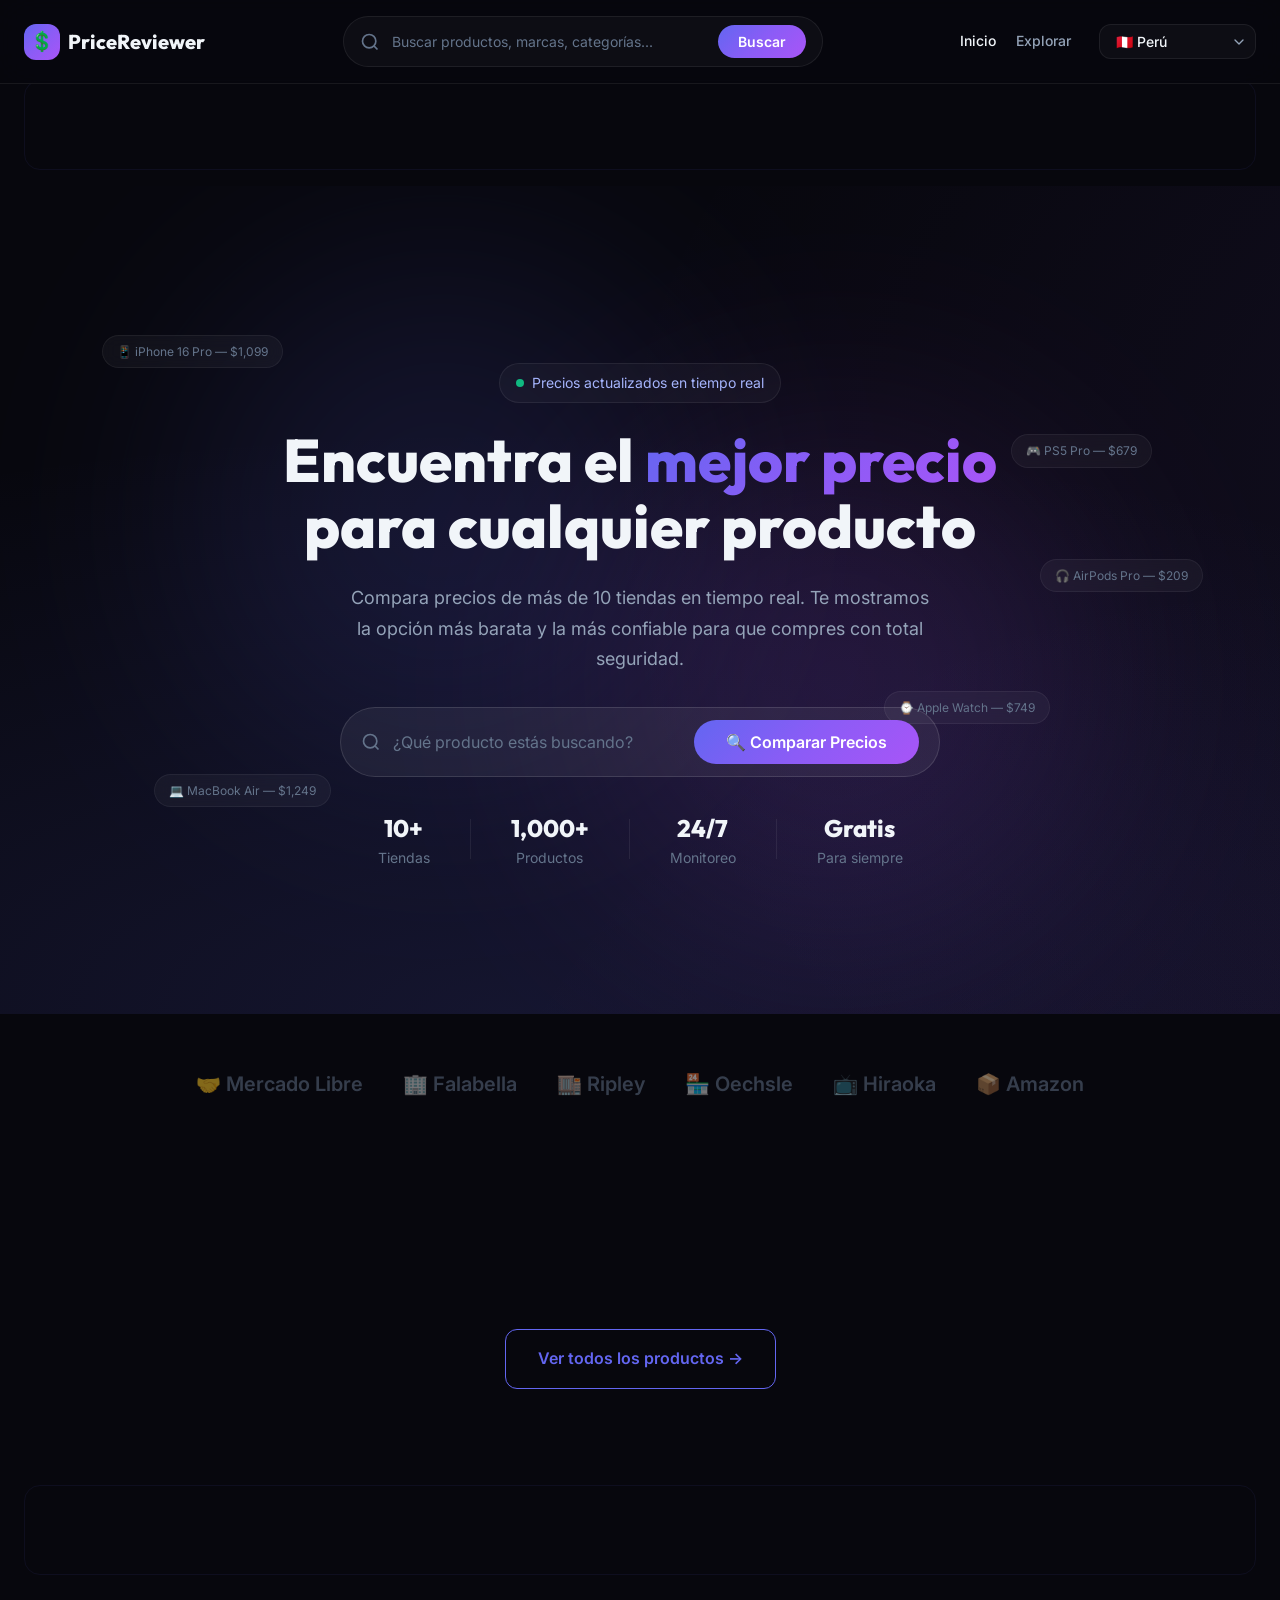
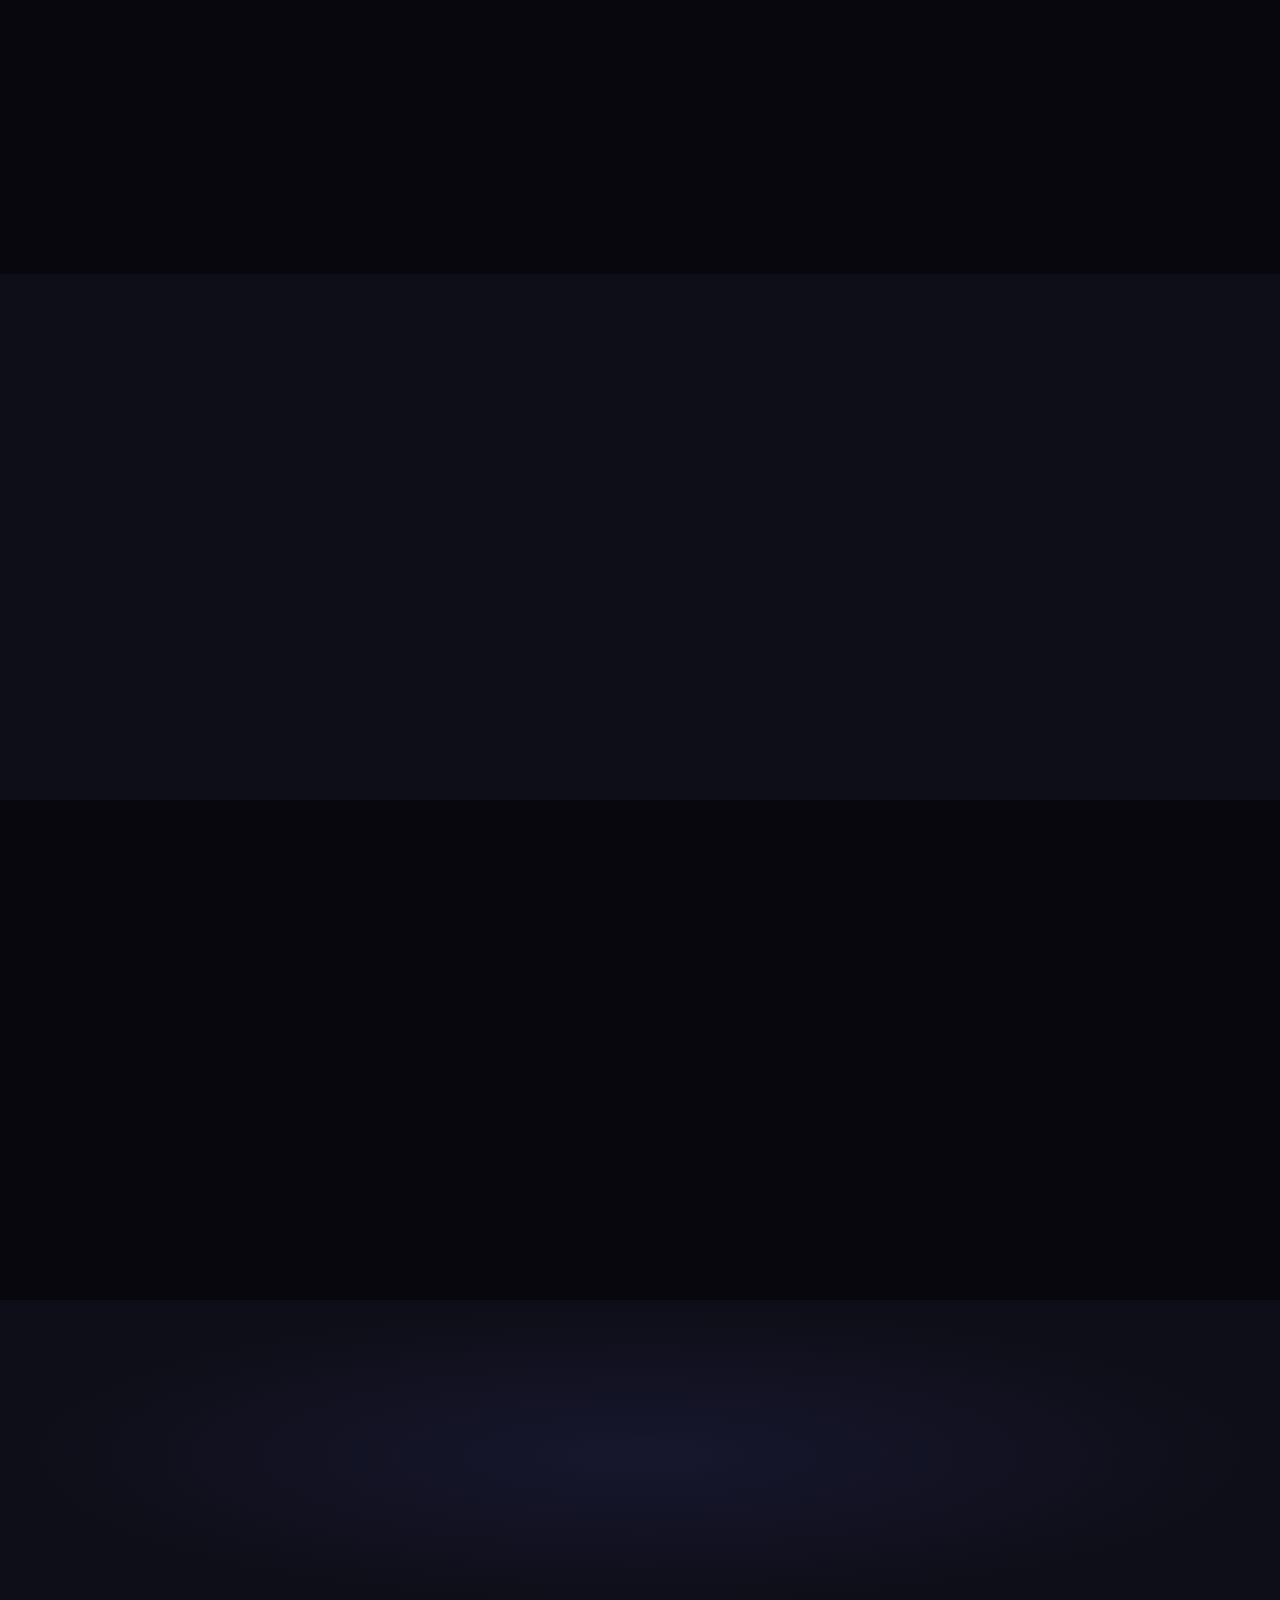
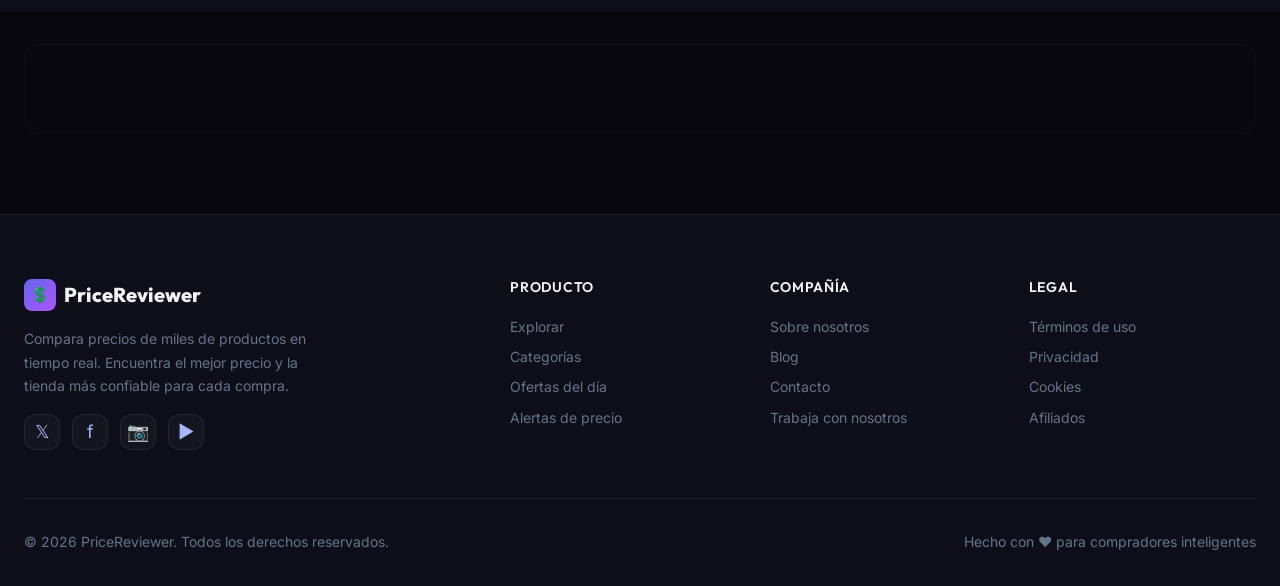
<file: index.html>
<!DOCTYPE html>
<html lang="es">
<head>
  <meta charset="UTF-8">
  <meta name="viewport" content="width=device-width, initial-scale=1.0">
  <meta name="description" content="PriceReviewer — Compara precios en tiempo real de miles de productos en las mejores tiendas. Encuentra el mejor precio y la tienda más confiable.">
  <meta name="keywords" content="comparar precios, mejor precio, ofertas, descuentos, Amazon, eBay, Walmart, Mercado Libre">
  <title>PriceReviewer — Compara Precios en Tiempo Real</title>
  <link rel="stylesheet" href="css/styles.css">
  <script async src="https://pagead2.googlesyndication.com/pagead/js/adsbygoogle.js?client=ca-pub-7756073684592673" crossorigin="anonymous"></script>
  <style>
    /* ===== HERO ===== */
    .hero {
      position: relative;
      min-height: 92vh;
      display: flex;
      align-items: center;
      justify-content: center;
      overflow: hidden;
      padding: var(--s20) var(--s4) var(--s12);
    }
    .hero-bg {
      position: absolute;
      inset: 0;
      background:
        radial-gradient(ellipse at 20% 50%, rgba(99,102,241,0.15) 0%, transparent 50%),
        radial-gradient(ellipse at 80% 20%, rgba(139,92,246,0.12) 0%, transparent 50%),
        radial-gradient(ellipse at 50% 80%, rgba(168,85,247,0.08) 0%, transparent 50%),
        var(--bg-primary);
      animation: gradientShift 12s ease infinite;
      background-size: 200% 200%;
    }
    .hero-glow {
      position: absolute;
      width: 500px; height: 500px;
      border-radius: 50%;
      filter: blur(120px);
      opacity: 0.15;
      animation: float 8s ease-in-out infinite;
    }
    .hero-glow-1 { background: #6366f1; top: 10%; left: 15%; }
    .hero-glow-2 { background: #a855f7; bottom: 10%; right: 15%; animation-delay: -4s; }
    .hero-content {
      position: relative;
      z-index: 2;
      text-align: center;
      max-width: 800px;
      width: 100%;
    }
    .hero-badge {
      display: inline-flex;
      align-items: center;
      gap: var(--s2);
      padding: var(--s2) var(--s4);
      background: var(--bg-glass);
      border: 1px solid var(--border-glass);
      border-radius: var(--r-full);
      font-size: var(--text-sm);
      color: var(--text-accent);
      margin-bottom: var(--s6);
      animation: fadeInUp 0.8s var(--ease-out);
    }
    .hero-badge .pulse-dot {
      width: 8px; height: 8px;
      background: var(--success);
      border-radius: 50%;
      animation: pulse 2s infinite;
    }
    .hero h1 {
      font-size: var(--text-6xl);
      font-weight: 800;
      line-height: 1.1;
      margin-bottom: var(--s6);
      animation: fadeInUp 0.8s var(--ease-out) 0.1s both;
    }
    .hero h1 .highlight {
      background: var(--accent-gradient);
      -webkit-background-clip: text;
      -webkit-text-fill-color: transparent;
      background-clip: text;
    }
    .hero-subtitle {
      font-size: var(--text-lg);
      color: var(--text-secondary);
      max-width: 580px;
      margin: 0 auto var(--s8);
      line-height: 1.7;
      animation: fadeInUp 0.8s var(--ease-out) 0.2s both;
    }
    .hero .search-bar {
      max-width: 600px;
      margin: 0 auto var(--s8);
      animation: fadeInUp 0.8s var(--ease-out) 0.3s both;
    }
    .hero-stats {
      display: flex;
      align-items: center;
      justify-content: center;
      gap: var(--s10);
      animation: fadeInUp 0.8s var(--ease-out) 0.4s both;
    }
    .hero-stat {
      text-align: center;
    }
    .hero-stat-value {
      font-family: var(--font-heading);
      font-size: var(--text-2xl);
      font-weight: 800;
      color: var(--text-primary);
    }
    .hero-stat-label {
      font-size: var(--text-sm);
      color: var(--text-muted);
    }
    .hero-stat-divider {
      width: 1px; height: 40px;
      background: var(--border-glass);
    }

    /* ===== FLOATING PRICE TAGS ===== */
    .floating-tags {
      position: absolute;
      inset: 0;
      overflow: hidden;
      pointer-events: none;
      z-index: 1;
    }
    .floating-tag {
      position: absolute;
      padding: 6px 14px;
      background: rgba(255,255,255,0.04);
      border: 1px solid rgba(255,255,255,0.06);
      border-radius: var(--r-full);
      font-size: var(--text-xs);
      color: var(--text-muted);
      backdrop-filter: blur(8px);
      animation: float 6s ease-in-out infinite;
      white-space: nowrap;
    }
    .floating-tag:nth-child(1) { top: 18%; left: 8%; animation-delay: 0s; }
    .floating-tag:nth-child(2) { top: 30%; right: 10%; animation-delay: -1.5s; }
    .floating-tag:nth-child(3) { bottom: 25%; left: 12%; animation-delay: -3s; }
    .floating-tag:nth-child(4) { top: 45%; right: 6%; animation-delay: -4.5s; }
    .floating-tag:nth-child(5) { bottom: 35%; right: 18%; animation-delay: -2s; }

    /* ===== AD BANNER (top) ===== */
    .ad-top-wrapper {
      padding-top: 80px;
    }

    /* ===== TRENDING SECTION ===== */
    .trending-grid {
      display: grid;
      grid-template-columns: repeat(4, 1fr);
      gap: var(--s5);
    }
    @media (max-width: 1024px) {
      .trending-grid { grid-template-columns: repeat(2, 1fr); }
    }
    @media (max-width: 480px) {
      .trending-grid { grid-template-columns: 1fr; }
    }

    /* ===== CATEGORIES ===== */
    .categories-grid {
      display: grid;
      grid-template-columns: repeat(3, 1fr);
      gap: var(--s5);
    }
    .category-card {
      display: flex;
      flex-direction: column;
      align-items: center;
      padding: var(--s8) var(--s6);
      text-align: center;
      text-decoration: none;
      color: inherit;
      position: relative;
      overflow: hidden;
    }
    .category-card::before {
      content: '';
      position: absolute;
      top: 0; left: 0; right: 0;
      height: 3px;
      background: linear-gradient(90deg, var(--cat-color-1), var(--cat-color-2));
      opacity: 0;
      transition: opacity var(--t-base);
    }
    .category-card:hover::before { opacity: 1; }
    .category-icon {
      font-size: 2.5rem;
      margin-bottom: var(--s4);
      width: 72px; height: 72px;
      display: flex;
      align-items: center;
      justify-content: center;
      background: linear-gradient(135deg, var(--cat-color-1), var(--cat-color-2));
      border-radius: var(--r-xl);
      opacity: 0.9;
    }
    .category-card h3 {
      font-size: var(--text-base);
      margin-bottom: var(--s1);
    }
    .category-card p {
      font-size: var(--text-sm);
      color: var(--text-muted);
    }
    @media (max-width: 768px) {
      .categories-grid { grid-template-columns: repeat(2, 1fr); }
    }
    @media (max-width: 480px) {
      .categories-grid { grid-template-columns: 1fr; }
    }

    /* ===== HOW IT WORKS ===== */
    .steps-grid {
      display: grid;
      grid-template-columns: repeat(3, 1fr);
      gap: var(--s6);
    }
    .step-card {
      text-align: center;
      padding: var(--s8) var(--s5);
    }
    .step-number {
      width: 56px; height: 56px;
      display: flex;
      align-items: center;
      justify-content: center;
      margin: 0 auto var(--s5);
      background: var(--accent-gradient);
      border-radius: var(--r-lg);
      font-family: var(--font-heading);
      font-size: var(--text-xl);
      font-weight: 800;
      color: white;
    }
    .step-card h3 {
      font-size: var(--text-lg);
      margin-bottom: var(--s2);
    }
    .step-card p {
      font-size: var(--text-sm);
      color: var(--text-muted);
      line-height: 1.7;
    }
    @media (max-width: 768px) {
      .steps-grid { grid-template-columns: 1fr; }
    }

    /* ===== TESTIMONIALS ===== */
    .testimonials-grid {
      display: grid;
      grid-template-columns: repeat(3, 1fr);
      gap: var(--s5);
    }
    .testimonial-card {
      padding: var(--s6);
    }
    .testimonial-stars {
      display: flex;
      gap: 2px;
      color: var(--warning);
      margin-bottom: var(--s3);
    }
    .testimonial-text {
      font-size: var(--text-sm);
      color: var(--text-secondary);
      line-height: 1.7;
      margin-bottom: var(--s4);
      font-style: italic;
    }
    .testimonial-author {
      display: flex;
      align-items: center;
      gap: var(--s3);
    }
    .testimonial-avatar {
      width: 40px; height: 40px;
      border-radius: var(--r-full);
      display: flex;
      align-items: center;
      justify-content: center;
      font-size: var(--text-lg);
    }
    .testimonial-name {
      font-size: var(--text-sm);
      font-weight: 600;
      color: var(--text-primary);
    }
    .testimonial-role {
      font-size: var(--text-xs);
      color: var(--text-muted);
    }
    @media (max-width: 768px) {
      .testimonials-grid { grid-template-columns: 1fr; }
    }

    /* ===== CTA ===== */
    .cta-section {
      text-align: center;
      padding: var(--s16) var(--s6);
      position: relative;
      overflow: hidden;
    }
    .cta-section::before {
      content: '';
      position: absolute;
      inset: 0;
      background:
        radial-gradient(ellipse at center, rgba(99,102,241,0.1) 0%, transparent 70%);
    }
    .cta-section h2 { margin-bottom: var(--s3); position: relative; }
    .cta-section p { max-width: 500px; margin: 0 auto var(--s6); position: relative; }
    .cta-section .btn { position: relative; }

    /* ===== PARTNERS ===== */
    .partners-bar {
      display: flex;
      align-items: center;
      justify-content: center;
      gap: var(--s10);
      flex-wrap: wrap;
      padding: var(--s6) 0;
      opacity: 0.5;
    }
    .partner-logo {
      font-size: var(--text-xl);
      display: flex;
      align-items: center;
      gap: var(--s2);
      color: var(--text-muted);
      font-weight: 600;
    }

    @media (max-width: 768px) {
      .hero h1 { font-size: var(--text-4xl); }
      .hero-stats { gap: var(--s6); }
      .hero-stat-value { font-size: var(--text-xl); }
      .floating-tags { display: none; }
    }
    @media (max-width: 480px) {
      .hero h1 { font-size: var(--text-3xl); }
      .hero-stats { flex-wrap: wrap; gap: var(--s4); }
      .hero-stat-divider { display: none; }
    }
  </style>
</head>
<body data-page="landing">

  <!-- === NAVBAR === -->
  <nav class="navbar" id="navbar">
    <div class="container">
      <a href="index.html" class="navbar-brand">
        <div class="brand-icon">💲</div>
        PriceReviewer
      </a>
      <div class="navbar-search">
        <div class="search-bar">
          <div class="search-bar-inner">
            <svg class="search-icon" viewBox="0 0 24 24" fill="none" stroke="currentColor" stroke-width="2"><circle cx="11" cy="11" r="8"/><path d="m21 21-4.3-4.3"/></svg>
            <input type="text" placeholder="Buscar productos, marcas, categorías..." id="nav-search-input" autocomplete="off">
            <button class="search-btn"><span>Buscar</span></button>
          </div>
          <div class="search-suggestions" id="nav-search-suggestions"></div>
        </div>
      </div>
      <div class="navbar-links">
        <a href="index.html" class="active">Inicio</a>
        <a href="results.html">Explorar</a>
        <div class="country-selector">
          <select id="country-select" class="country-select">
            <option value="pe">🇵🇪 Perú</option>
            <option value="co">🇨🇴 Colombia</option>
            <option value="mx">🇲🇽 México</option>
            <option value="cl">🇨🇱 Chile</option>
            <option value="global">🌐 Internacional</option>
          </select>
        </div>
      </div>
      <button class="mobile-menu-btn" aria-label="Menú">
        <span></span><span></span><span></span>
      </button>
    </div>
  </nav>

  <!-- === MOBILE MENU === -->
  <div class="mobile-menu" id="mobile-menu">
    <a href="index.html">Inicio</a>
    <a href="results.html">Explorar</a>
  </div>

  <!-- === AD: Top Banner === -->
  <div class="ad-top-wrapper">
    <div class="container">
      <div class="ad-space ad-banner-top" data-ad-size="728x90">
        <span class="ad-label">Anuncio</span>
      </div>
    </div>
  </div>

  <!-- === HERO === -->
  <section class="hero" id="hero">
    <div class="hero-bg"></div>
    <div class="hero-glow hero-glow-1"></div>
    <div class="hero-glow hero-glow-2"></div>

    <div class="floating-tags">
      <div class="floating-tag">📱 iPhone 16 Pro — $1,099</div>
      <div class="floating-tag">🎮 PS5 Pro — $679</div>
      <div class="floating-tag">💻 MacBook Air — $1,249</div>
      <div class="floating-tag">🎧 AirPods Pro — $209</div>
      <div class="floating-tag">⌚ Apple Watch — $749</div>
    </div>

    <div class="hero-content">
      <div class="hero-badge">
        <span class="pulse-dot"></span>
        Precios actualizados en tiempo real
      </div>
      <h1>
        Encuentra el <span class="highlight">mejor precio</span> para cualquier producto
      </h1>
      <p class="hero-subtitle">
        Compara precios de más de 10 tiendas en tiempo real. Te mostramos la opción más barata y la más confiable para que compres con total seguridad.
      </p>
      <div class="search-bar search-hero">
        <div class="search-bar-inner">
          <svg class="search-icon" viewBox="0 0 24 24" fill="none" stroke="currentColor" stroke-width="2"><circle cx="11" cy="11" r="8"/><path d="m21 21-4.3-4.3"/></svg>
          <input type="text" placeholder="¿Qué producto estás buscando?" id="hero-search-input" autocomplete="off">
          <button class="search-btn">🔍 <span>Comparar Precios</span></button>
        </div>
        <div class="search-suggestions" id="hero-search-suggestions"></div>
      </div>
      <div class="hero-stats">
        <div class="hero-stat">
          <div class="hero-stat-value">10+</div>
          <div class="hero-stat-label">Tiendas</div>
        </div>
        <div class="hero-stat-divider"></div>
        <div class="hero-stat">
          <div class="hero-stat-value">1,000+</div>
          <div class="hero-stat-label">Productos</div>
        </div>
        <div class="hero-stat-divider"></div>
        <div class="hero-stat">
          <div class="hero-stat-value">24/7</div>
          <div class="hero-stat-label">Monitoreo</div>
        </div>
        <div class="hero-stat-divider"></div>
        <div class="hero-stat">
          <div class="hero-stat-value">Gratis</div>
          <div class="hero-stat-label">Para siempre</div>
        </div>
      </div>
    </div>
  </section>

  <!-- === PARTNERS BAR === -->
  <div class="container">
    <div class="partners-bar animate-on-scroll">
      <span class="partner-logo">🤝 Mercado Libre</span>
      <span class="partner-logo">🏢 Falabella</span>
      <span class="partner-logo">🏬 Ripley</span>
      <span class="partner-logo">🏪 Oechsle</span>
      <span class="partner-logo">📺 Hiraoka</span>
      <span class="partner-logo">📦 Amazon</span>
    </div>
  </div>

  <!-- === TRENDING PRODUCTS === -->
  <section class="section" id="trending">
    <div class="container">
      <div class="section-header animate-on-scroll">
        <h2>🔥 Productos <span class="text-gradient">Populares</span></h2>
        <p>Los productos más buscados con los mejores descuentos del momento</p>
      </div>
      <div class="trending-grid" id="trending-grid">
        <!-- Rendered by JS -->
      </div>
      <div class="text-center" style="margin-top:var(--s8);">
        <a href="results.html" class="btn btn-outline btn-lg">Ver todos los productos →</a>
      </div>
    </div>
  </section>

  <!-- === AD: Mid Banner === -->
  <div class="container">
    <div class="ad-space ad-leaderboard" data-ad-size="728x90" style="margin: var(--s4) 0;">
      <span class="ad-label">Anuncio</span>
    </div>
  </div>

  <!-- === CATEGORIES === -->
  <section class="section" id="categories">
    <div class="container">
      <div class="section-header animate-on-scroll">
        <h2>Explora por <span class="text-gradient">Categoría</span></h2>
        <p>Encuentra los mejores precios en la categoría que te interesa</p>
      </div>
      <div class="categories-grid" id="categories-grid">
        <!-- Rendered by JS -->
      </div>
    </div>
  </section>

  <!-- === HOW IT WORKS === -->
  <section class="section" id="how-it-works" style="background:var(--bg-secondary);">
    <div class="container">
      <div class="section-header animate-on-scroll">
        <h2>¿Cómo <span class="text-gradient">Funciona</span>?</h2>
        <p>3 simples pasos para encontrar el mejor precio</p>
      </div>
      <div class="steps-grid">
        <div class="step-card glass-card animate-on-scroll delay-1">
          <div class="step-number">1</div>
          <h3>Busca tu producto</h3>
          <p>Escribe el nombre del producto que deseas comprar. Nuestro motor buscará en todas las tiendas disponibles.</p>
        </div>
        <div class="step-card glass-card animate-on-scroll delay-2">
          <div class="step-number">2</div>
          <h3>Compara precios</h3>
          <p>Te mostramos una tabla comparativa con precios, envío, disponibilidad y calificación de cada tienda.</p>
        </div>
        <div class="step-card glass-card animate-on-scroll delay-3">
          <div class="step-number">3</div>
          <h3>Compra al mejor precio</h3>
          <p>Elige la mejor opción y te redirigimos directamente a la tienda para completar tu compra con total seguridad.</p>
        </div>
      </div>
    </div>
  </section>

  <!-- === TESTIMONIALS === -->
  <section class="section" id="testimonials">
    <div class="container">
      <div class="section-header animate-on-scroll">
        <h2>Lo que dicen nuestros <span class="text-gradient">usuarios</span></h2>
        <p>Miles de personas ya ahorran dinero con PriceReviewer</p>
      </div>
      <div class="testimonials-grid">
        <div class="testimonial-card glass-card animate-on-scroll delay-1">
          <div class="testimonial-stars">★★★★★</div>
          <p class="testimonial-text">"Ahorré más de $200 en mi nuevo iPhone gracias a PriceReviewer. ¡Encontré una oferta que no aparecía en Google!"</p>
          <div class="testimonial-author">
            <div class="testimonial-avatar" style="background:linear-gradient(135deg,#6366f1,#8b5cf6);">👩</div>
            <div>
              <div class="testimonial-name">María González</div>
              <div class="testimonial-role">Compradora frecuente</div>
            </div>
          </div>
        </div>
        <div class="testimonial-card glass-card animate-on-scroll delay-2">
          <div class="testimonial-stars">★★★★★</div>
          <p class="testimonial-text">"Lo uso cada vez que quiero comprar tecnología. La puntuación de confiabilidad me da mucha tranquilidad para comprar online."</p>
          <div class="testimonial-author">
            <div class="testimonial-avatar" style="background:linear-gradient(135deg,#10b981,#059669);">👨</div>
            <div>
              <div class="testimonial-name">Carlos Ramírez</div>
              <div class="testimonial-role">Entusiasta de tech</div>
            </div>
          </div>
        </div>
        <div class="testimonial-card glass-card animate-on-scroll delay-3">
          <div class="testimonial-stars">★★★★★</div>
          <p class="testimonial-text">"Compré una PS5 Pro al mejor precio posible. Las alertas de precio son increíbles, me notificaron justo cuando bajó."</p>
          <div class="testimonial-author">
            <div class="testimonial-avatar" style="background:linear-gradient(135deg,#f59e0b,#d97706);">🧑</div>
            <div>
              <div class="testimonial-name">Ana Torres</div>
              <div class="testimonial-role">Gamer casual</div>
            </div>
          </div>
        </div>
      </div>
    </div>
  </section>

  <!-- === CTA === -->
  <section class="section cta-section" style="background:var(--bg-secondary);">
    <div class="container">
      <div class="animate-on-scroll">
        <h2>¿Listo para <span class="text-gradient">ahorrar</span>?</h2>
        <p>Empieza a comparar precios ahora mismo. Es gratis, rápido y te ayudará a tomar mejores decisiones de compra.</p>
        <a href="results.html" class="btn btn-primary btn-lg">Explorar Productos →</a>
      </div>
    </div>
  </section>

  <!-- === AD: Bottom Banner === -->
  <div class="container">
    <div class="ad-space ad-banner-bottom" data-ad-size="728x90">
      <span class="ad-label">Anuncio</span>
    </div>
  </div>

  <!-- === FOOTER === -->
  <footer class="footer">
    <div class="container">
      <div class="footer-grid">
        <div>
          <div class="footer-brand">
            <div class="brand-icon">💲</div>
            PriceReviewer
          </div>
          <p class="footer-desc">
            Compara precios de miles de productos en tiempo real. Encuentra el mejor precio y la tienda más confiable para cada compra.
          </p>
          <div class="footer-social">
            <a href="#" aria-label="Twitter">𝕏</a>
            <a href="#" aria-label="Facebook">f</a>
            <a href="#" aria-label="Instagram">📷</a>
            <a href="#" aria-label="YouTube">▶</a>
          </div>
        </div>
        <div class="footer-col">
          <h4>Producto</h4>
          <a href="results.html">Explorar</a>
          <a href="#">Categorías</a>
          <a href="#">Ofertas del día</a>
          <a href="#">Alertas de precio</a>
        </div>
        <div class="footer-col">
          <h4>Compañía</h4>
          <a href="#">Sobre nosotros</a>
          <a href="#">Blog</a>
          <a href="#">Contacto</a>
          <a href="#">Trabaja con nosotros</a>
        </div>
        <div class="footer-col">
          <h4>Legal</h4>
          <a href="#">Términos de uso</a>
          <a href="#">Privacidad</a>
          <a href="#">Cookies</a>
          <a href="#">Afiliados</a>
        </div>
      </div>
      <div class="footer-bottom">
        <span>© 2026 PriceReviewer. Todos los derechos reservados.</span>
        <span>Hecho con ❤️ para compradores inteligentes</span>
      </div>
    </div>
  </footer>

  <script src="js/data.js"></script>
  <script src="js/app.js"></script>
  <script src="js/ads.js"></script>
</body>
</html>
</file>
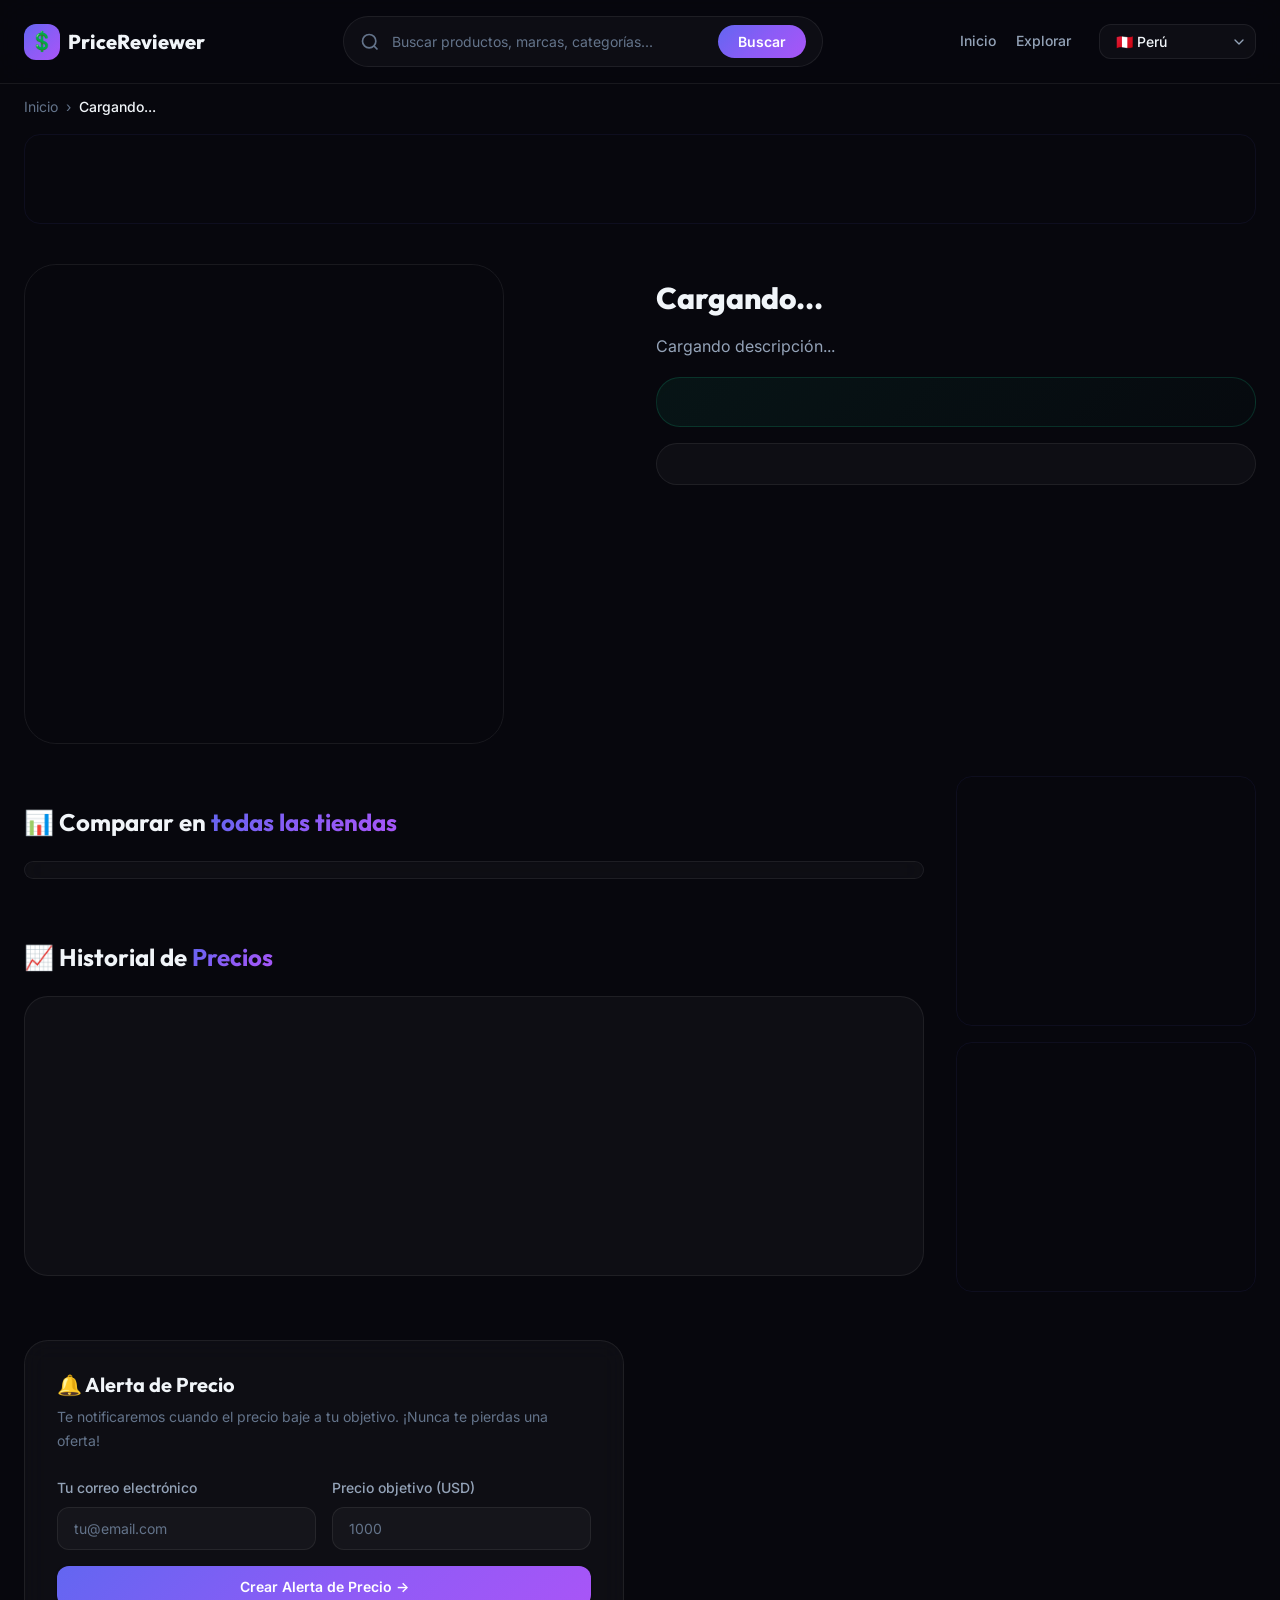
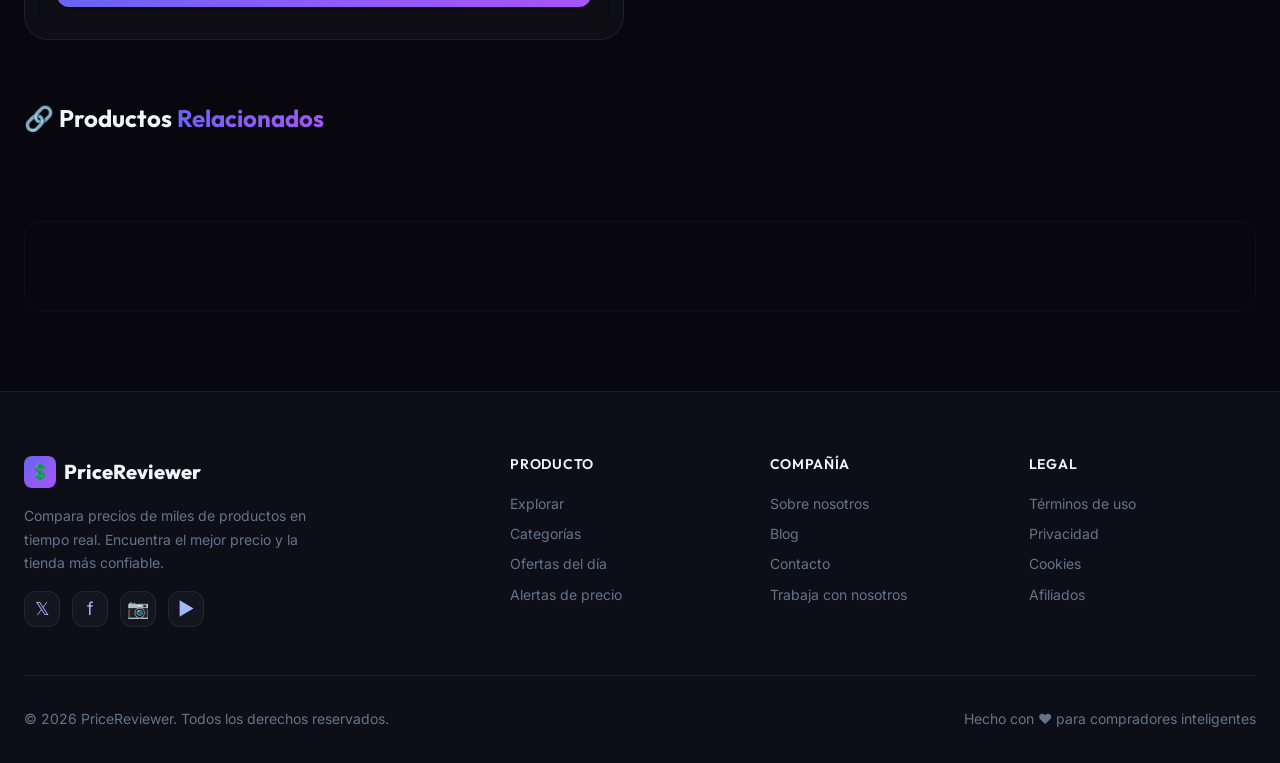
<file: product.html>
<!DOCTYPE html>
<html lang="es">
<head>
  <meta charset="UTF-8">
  <meta name="viewport" content="width=device-width, initial-scale=1.0">
  <meta name="description" content="Compara precios de este producto en múltiples tiendas. Encuentra el mejor precio, la tienda más confiable y el historial de precios.">
  <title>Detalle de Producto — PriceReviewer</title>
  <link rel="stylesheet" href="css/styles.css">
  <script async src="https://pagead2.googlesyndication.com/pagead/js/adsbygoogle.js?client=ca-pub-7756073684592673" crossorigin="anonymous"></script>
  <style>
    /* ===== PRODUCT PAGE LAYOUT ===== */
    .product-page { padding-top: 80px; }

    .product-top {
      display: grid;
      grid-template-columns: 1fr 1fr;
      gap: var(--s8);
      padding: var(--s6) 0 var(--s8);
      align-items: start;
    }

    /* ===== PRODUCT IMAGE ===== */
    .product-image-main {
      aspect-ratio: 1;
      max-height: 480px;
      border-radius: var(--r-2xl);
      display: flex;
      align-items: center;
      justify-content: center;
      overflow: hidden;
      border: 1px solid var(--border-glass);
      position: relative;
    }
    .product-image-main::after {
      content: '';
      position: absolute;
      inset: 0;
      background: radial-gradient(circle at center, transparent 40%, rgba(7,7,13,0.3) 100%);
      pointer-events: none;
    }

    /* ===== PRODUCT INFO ===== */
    .product-info {
      display: flex;
      flex-direction: column;
      gap: var(--s4);
    }
    .product-badges {
      display: flex;
      flex-wrap: wrap;
      gap: var(--s2);
    }
    .product-name {
      font-size: var(--text-3xl);
      font-weight: 800;
      line-height: 1.2;
    }
    .product-desc {
      font-size: var(--text-base);
      color: var(--text-secondary);
      line-height: 1.8;
    }

    /* ===== BEST PRICE BOX ===== */
    .best-price-box {
      padding: var(--s6);
      background: linear-gradient(135deg, rgba(16,185,129,0.08), rgba(16,185,129,0.02));
      border: 1px solid rgba(16,185,129,0.2);
      border-radius: var(--r-xl);
    }
    .best-price-label {
      font-size: var(--text-sm);
      font-weight: 600;
      color: var(--success);
      margin-bottom: var(--s2);
    }
    .best-price-value {
      font-family: var(--font-heading);
      font-size: var(--text-4xl);
      font-weight: 800;
      color: var(--text-primary);
      margin-bottom: var(--s1);
    }
    .best-price-original {
      font-size: var(--text-base);
      color: var(--text-muted);
      text-decoration: line-through;
      display: inline-flex;
      align-items: center;
      gap: var(--s2);
      margin-bottom: var(--s3);
    }
    .best-price-original .badge { text-decoration: none; }
    .best-price-store {
      font-size: var(--text-sm);
      color: var(--text-secondary);
      margin-bottom: var(--s2);
      display: flex;
      align-items: center;
      gap: var(--s2);
    }
    .best-price-store .rating-stars { display: inline-flex; }
    .best-price-shipping {
      font-size: var(--text-sm);
      color: var(--text-secondary);
      margin-bottom: var(--s2);
    }

    /* ===== RELIABLE BOX ===== */
    .reliable-box {
      padding: var(--s5);
      background: var(--bg-glass);
      border: 1px solid var(--border-glass);
      border-radius: var(--r-xl);
    }
    .reliable-label {
      font-size: var(--text-sm);
      font-weight: 600;
      color: var(--info);
      margin-bottom: var(--s2);
    }
    .reliable-price {
      font-family: var(--font-heading);
      font-size: var(--text-2xl);
      font-weight: 700;
      color: var(--text-primary);
      margin-bottom: var(--s2);
    }
    .reliable-store {
      font-size: var(--text-sm);
      color: var(--text-secondary);
      display: flex;
      align-items: center;
      gap: var(--s2);
      margin-bottom: var(--s2);
    }
    .reliable-store .rating-stars { display: inline-flex; }
    .reliable-rating {
      font-size: var(--text-sm);
      color: var(--text-muted);
    }

    /* ===== COMPARISON SECTION ===== */
    .comparison-section {
      padding: var(--s8) 0;
    }
    .comparison-section h2 {
      font-size: var(--text-2xl);
      margin-bottom: var(--s6);
    }
    .comparison-card {
      padding: var(--s2);
      overflow-x: auto;
    }

    /* ===== CHART SECTION ===== */
    .chart-section {
      padding: var(--s8) 0;
    }
    .chart-section h2 {
      font-size: var(--text-2xl);
      margin-bottom: var(--s6);
    }

    /* ===== PRICE ALERT ===== */
    .alert-section {
      padding: var(--s8) 0;
    }
    .alert-card {
      padding: var(--s8);
      max-width: 600px;
    }
    .alert-card h3 {
      font-size: var(--text-xl);
      margin-bottom: var(--s2);
    }
    .alert-card p {
      font-size: var(--text-sm);
      color: var(--text-muted);
      margin-bottom: var(--s6);
    }
    .alert-form {
      display: flex;
      flex-direction: column;
      gap: var(--s4);
    }
    .alert-form-row {
      display: grid;
      grid-template-columns: 1fr 1fr;
      gap: var(--s4);
    }
    .alert-success {
      display: none;
      padding: var(--s3) var(--s4);
      background: var(--success-soft);
      border: 1px solid rgba(16,185,129,0.2);
      border-radius: var(--r-md);
      font-size: var(--text-sm);
      color: var(--success);
      margin-top: var(--s3);
    }

    /* ===== RELATED PRODUCTS ===== */
    .related-section {
      padding: var(--s8) 0;
    }
    .related-section h2 {
      font-size: var(--text-2xl);
      margin-bottom: var(--s6);
    }
    .related-grid {
      display: grid;
      grid-template-columns: repeat(4, 1fr);
      gap: var(--s5);
    }

    /* ===== PRODUCT SIDEBAR (ad) ===== */
    .product-content-layout {
      display: grid;
      grid-template-columns: 1fr 300px;
      gap: var(--s8);
      align-items: start;
    }
    .product-sidebar-ads {
      position: sticky;
      top: 90px;
      display: flex;
      flex-direction: column;
      gap: var(--s4);
    }

    /* ===== RESPONSIVE ===== */
    @media (max-width: 1024px) {
      .product-content-layout {
        grid-template-columns: 1fr;
      }
      .product-sidebar-ads {
        position: static;
        flex-direction: row;
      }
      .product-sidebar-ads .ad-sidebar {
        height: 120px;
      }
      .related-grid {
        grid-template-columns: repeat(2, 1fr);
      }
    }
    @media (max-width: 768px) {
      .product-top {
        grid-template-columns: 1fr;
        gap: var(--s5);
      }
      .product-image-main {
        max-height: 320px;
      }
      .product-name {
        font-size: var(--text-2xl);
      }
      .best-price-value {
        font-size: var(--text-3xl);
      }
      .alert-form-row {
        grid-template-columns: 1fr;
      }
      .related-grid {
        grid-template-columns: 1fr 1fr;
      }
      .product-sidebar-ads {
        flex-direction: column;
      }
    }
    @media (max-width: 480px) {
      .related-grid {
        grid-template-columns: 1fr;
      }
    }
  </style>
</head>
<body data-page="product">

  <!-- === NAVBAR === -->
  <nav class="navbar" id="navbar">
    <div class="container">
      <a href="index.html" class="navbar-brand">
        <div class="brand-icon">💲</div>
        PriceReviewer
      </a>
      <div class="navbar-search">
        <div class="search-bar">
          <div class="search-bar-inner">
            <svg class="search-icon" viewBox="0 0 24 24" fill="none" stroke="currentColor" stroke-width="2"><circle cx="11" cy="11" r="8"/><path d="m21 21-4.3-4.3"/></svg>
            <input type="text" placeholder="Buscar productos, marcas, categorías..." id="nav-search-input" autocomplete="off">
            <button class="search-btn"><span>Buscar</span></button>
          </div>
          <div class="search-suggestions" id="nav-search-suggestions"></div>
        </div>
      </div>
      <div class="navbar-links">
        <a href="index.html">Inicio</a>
        <a href="results.html">Explorar</a>
        <div class="country-selector">
          <select id="country-select" class="country-select">
            <option value="pe">🇵🇪 Perú</option>
            <option value="co">🇨🇴 Colombia</option>
            <option value="mx">🇲🇽 México</option>
            <option value="cl">🇨🇱 Chile</option>
            <option value="global">🌐 Internacional</option>
          </select>
        </div>
      </div>
      <button class="mobile-menu-btn" aria-label="Menú">
        <span></span><span></span><span></span>
      </button>
    </div>
  </nav>

  <!-- === MOBILE MENU === -->
  <div class="mobile-menu" id="mobile-menu">
    <a href="index.html">Inicio</a>
    <a href="results.html">Explorar</a>
  </div>

  <main class="product-page">
    <div class="container">
      <!-- Breadcrumbs -->
      <div class="breadcrumbs" id="breadcrumbs">
        <a href="index.html">Inicio</a>
        <span class="separator">›</span>
        <span class="current">Cargando...</span>
      </div>

      <!-- Ad Banner Top -->
      <div class="ad-space ad-banner-top" data-ad-size="728x90">
        <span class="ad-label">Anuncio</span>
      </div>

      <!-- Product Top: Image + Info -->
      <div class="product-top">
        <div class="product-image-main" id="product-image">
          <!-- Rendered by JS -->
        </div>
        <div class="product-info">
          <div class="product-badges" id="product-category">
            <!-- Rendered by JS -->
          </div>
          <h1 class="product-name" id="product-name">Cargando...</h1>
          <p class="product-desc" id="product-description">Cargando descripción...</p>

          <!-- Best Price Box -->
          <div class="best-price-box" id="best-price-box">
            <!-- Rendered by JS -->
          </div>

          <!-- Most Reliable Box -->
          <div class="reliable-box" id="reliable-box">
            <!-- Rendered by JS -->
          </div>
        </div>
      </div>

      <!-- Content + Sidebar Ads -->
      <div class="product-content-layout">
        <div>
          <!-- Comparison Table -->
          <section class="comparison-section">
            <h2>📊 Comparar en <span class="text-gradient">todas las tiendas</span></h2>
            <div class="glass-card comparison-card" id="comparison-table">
              <!-- Rendered by JS -->
            </div>
          </section>

          <!-- Price History Chart -->
          <section class="chart-section">
            <h2>📈 Historial de <span class="text-gradient">Precios</span></h2>
            <div class="chart-container">
              <canvas id="price-chart"></canvas>
            </div>
          </section>

          <!-- Price Alert -->
          <section class="alert-section">
            <div class="alert-card glass-card">
              <h3>🔔 Alerta de Precio</h3>
              <p>Te notificaremos cuando el precio baje a tu objetivo. ¡Nunca te pierdas una oferta!</p>
              <form class="alert-form" id="price-alert-form">
                <div class="alert-form-row">
                  <div class="input-group">
                    <label class="input-label" for="alert-email">Tu correo electrónico</label>
                    <input type="email" class="input" id="alert-email" placeholder="tu@email.com" required>
                  </div>
                  <div class="input-group">
                    <label class="input-label" for="alert-price">Precio objetivo (USD)</label>
                    <input type="number" class="input" id="alert-price" placeholder="1000" min="1" required>
                  </div>
                </div>
                <button type="submit" class="btn btn-primary">Crear Alerta de Precio →</button>
              </form>
              <div class="alert-success" id="alert-success"></div>
            </div>
          </section>

          <!-- Related Products -->
          <section class="related-section">
            <h2>🔗 Productos <span class="text-gradient">Relacionados</span></h2>
            <div class="related-grid" id="related-products">
              <!-- Rendered by JS -->
            </div>
          </section>
        </div>

        <!-- Sidebar Ads -->
        <aside class="product-sidebar-ads">
          <div class="ad-space ad-sidebar" data-ad-size="300x250">
            <span class="ad-label">Anuncio</span>
          </div>
          <div class="ad-space ad-sidebar" data-ad-size="300x250">
            <span class="ad-label">Anuncio</span>
          </div>
        </aside>
      </div>

      <!-- Bottom Ad -->
      <div class="ad-space ad-banner-bottom" data-ad-size="728x90">
        <span class="ad-label">Anuncio</span>
      </div>
    </div>
  </main>

  <!-- === FOOTER === -->
  <footer class="footer">
    <div class="container">
      <div class="footer-grid">
        <div>
          <div class="footer-brand">
            <div class="brand-icon">💲</div>
            PriceReviewer
          </div>
          <p class="footer-desc">
            Compara precios de miles de productos en tiempo real. Encuentra el mejor precio y la tienda más confiable.
          </p>
          <div class="footer-social">
            <a href="#" aria-label="Twitter">𝕏</a>
            <a href="#" aria-label="Facebook">f</a>
            <a href="#" aria-label="Instagram">📷</a>
            <a href="#" aria-label="YouTube">▶</a>
          </div>
        </div>
        <div class="footer-col">
          <h4>Producto</h4>
          <a href="results.html">Explorar</a>
          <a href="#">Categorías</a>
          <a href="#">Ofertas del día</a>
          <a href="#">Alertas de precio</a>
        </div>
        <div class="footer-col">
          <h4>Compañía</h4>
          <a href="#">Sobre nosotros</a>
          <a href="#">Blog</a>
          <a href="#">Contacto</a>
          <a href="#">Trabaja con nosotros</a>
        </div>
        <div class="footer-col">
          <h4>Legal</h4>
          <a href="#">Términos de uso</a>
          <a href="#">Privacidad</a>
          <a href="#">Cookies</a>
          <a href="#">Afiliados</a>
        </div>
      </div>
      <div class="footer-bottom">
        <span>© 2026 PriceReviewer. Todos los derechos reservados.</span>
        <span>Hecho con ❤️ para compradores inteligentes</span>
      </div>
    </div>
  </footer>

  <script src="js/data.js"></script>
  <script src="js/app.js"></script>
  <script src="js/ads.js"></script>
</body>
</html>
</file>
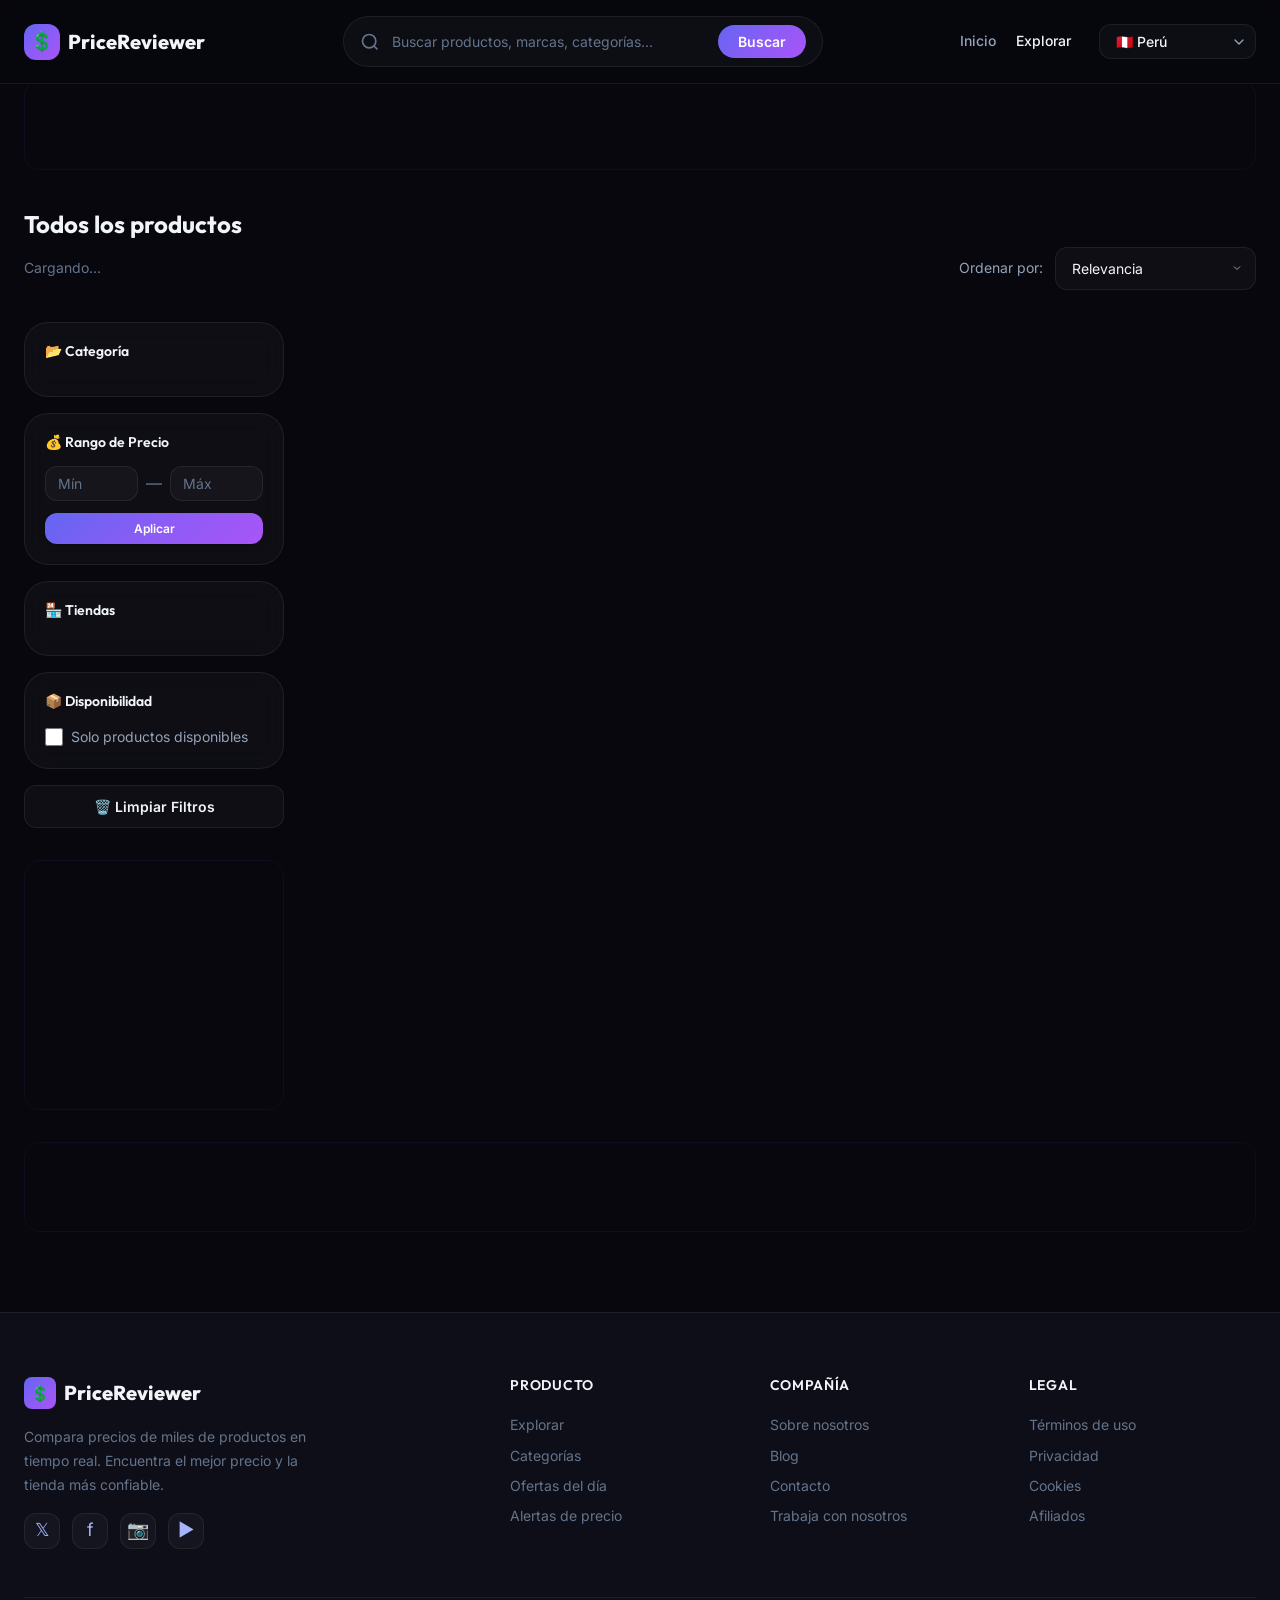
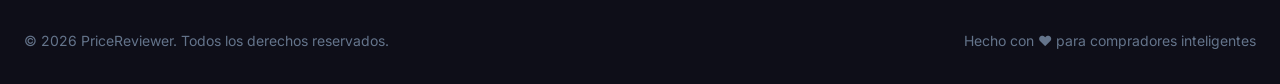
<file: results.html>
<!DOCTYPE html>
<html lang="es">
<head>
  <meta charset="UTF-8">
  <meta name="viewport" content="width=device-width, initial-scale=1.0">
  <meta name="description" content="Resultados de búsqueda — Compara precios de productos en múltiples tiendas. Filtra por categoría, precio, tienda y disponibilidad.">
  <title>Buscar Productos — PriceReviewer</title>
  <link rel="stylesheet" href="css/styles.css">
  <script async src="https://pagead2.googlesyndication.com/pagead/js/adsbygoogle.js?client=ca-pub-7756073684592673" crossorigin="anonymous"></script>
  <style>
    /* ===== RESULTS LAYOUT ===== */
    .results-page {
      padding-top: 80px;
    }
    .results-header {
      padding: var(--s6) 0 var(--s2);
    }
    .results-header h1 {
      font-size: var(--text-2xl);
      margin-bottom: var(--s2);
    }
    .results-meta {
      display: flex;
      align-items: center;
      justify-content: space-between;
      flex-wrap: wrap;
      gap: var(--s4);
      margin-bottom: var(--s6);
    }
    .results-count {
      font-size: var(--text-sm);
      color: var(--text-muted);
    }
    .sort-bar {
      display: flex;
      align-items: center;
      gap: var(--s3);
    }
    .sort-bar label {
      font-size: var(--text-sm);
      color: var(--text-secondary);
      white-space: nowrap;
    }
    .results-layout {
      display: grid;
      grid-template-columns: 260px 1fr;
      gap: var(--s6);
      align-items: start;
    }

    /* ===== FILTERS SIDEBAR ===== */
    .filters-sidebar {
      position: sticky;
      top: 90px;
    }
    .filter-card {
      padding: var(--s5);
      margin-bottom: var(--s4);
    }
    .filter-card h3 {
      font-size: var(--text-sm);
      font-weight: 600;
      color: var(--text-primary);
      margin-bottom: var(--s4);
      display: flex;
      align-items: center;
      gap: var(--s2);
    }
    .filter-group {
      display: flex;
      flex-direction: column;
      gap: var(--s2);
    }
    .price-range-inputs {
      display: flex;
      align-items: center;
      gap: var(--s2);
    }
    .price-range-inputs .input {
      width: 100%;
      padding: var(--s2) var(--s3);
      font-size: var(--text-sm);
    }
    .price-range-inputs .separator {
      color: var(--text-muted);
      flex-shrink: 0;
    }
    .filter-apply-btn {
      margin-top: var(--s3);
      width: 100%;
    }

    /* ===== RESULTS GRID ===== */
    .results-grid {
      display: grid;
      grid-template-columns: repeat(auto-fill, minmax(260px, 1fr));
      gap: var(--s5);
    }

    /* ===== PAGINATION ===== */
    .pagination {
      display: flex;
      align-items: center;
      justify-content: center;
      gap: var(--s2);
      padding: var(--s8) 0;
    }
    .pagination .btn[disabled] {
      opacity: 0.4;
      cursor: not-allowed;
      pointer-events: none;
    }

    /* ===== AD SIDEBAR ===== */
    .sidebar-ad-wrapper {
      margin-top: var(--s4);
    }

    /* ===== MOBILE FILTERS ===== */
    .mobile-filter-toggle {
      display: none;
      margin-bottom: var(--s4);
    }

    @media (max-width: 768px) {
      .results-layout {
        grid-template-columns: 1fr;
      }
      .filters-sidebar {
        position: static;
        display: none;
      }
      .filters-sidebar.open {
        display: block;
      }
      .mobile-filter-toggle {
        display: inline-flex;
      }
      .results-grid {
        grid-template-columns: repeat(auto-fill, minmax(220px, 1fr));
      }
    }
    @media (max-width: 480px) {
      .results-grid {
        grid-template-columns: 1fr;
      }
    }

    /* ===== API RESULTS ===== */
    #api-results-section {
      margin-bottom: var(--s6);
      padding-bottom: var(--s6);
      border-bottom: 1px solid var(--border-glass);
    }
    .api-results-header {
      margin-bottom: var(--s5);
    }
    .api-results-header h2 {
      font-size: var(--text-xl);
      margin-bottom: var(--s1);
    }
    .api-results-header p {
      font-size: var(--text-sm);
    }
    .api-results-grid {
      display: grid;
      grid-template-columns: repeat(auto-fill, minmax(230px, 1fr));
      gap: var(--s4);
    }
    .api-card {
      background: var(--bg-card);
      border: 1px solid var(--border-glass);
      border-radius: var(--r-xl);
      overflow: hidden;
      transition: all var(--t-base) var(--ease-out);
      cursor: default;
      text-decoration: none;
      display: flex;
      flex-direction: column;
      color: inherit;
    }
    .api-card:hover {
      border-color: var(--success);
      transform: translateY(-4px);
      box-shadow: 0 0 30px rgba(16,185,129,0.15);
      color: inherit;
    }
    .api-card-image {
      position: relative;
      height: 180px;
      background: var(--bg-tertiary);
      display: flex;
      align-items: center;
      justify-content: center;
      overflow: hidden;
    }
    .api-card-image img {
      width: 100%;
      height: 100%;
      object-fit: contain;
      padding: var(--s4);
      background: #fff;
    }
    .api-card-placeholder { font-size: 3rem; }
    .api-card-badges {
      position: absolute;
      top: var(--s2); left: var(--s2);
      display: flex;
      gap: var(--s1);
    }
    .api-card-body {
      padding: var(--s4);
      flex: 1;
    }
    .api-card-source {
      font-size: var(--text-xs);
      color: var(--accent-hover);
      font-weight: 600;
      text-transform: uppercase;
      letter-spacing: 0.05em;
      margin-bottom: var(--s1);
    }
    .api-card-title {
      font-size: var(--text-sm);
      font-weight: 600;
      color: var(--text-primary);
      line-height: 1.4;
      margin-bottom: var(--s2);
      display: -webkit-box;
      -webkit-line-clamp: 2;
      -webkit-box-orient: vertical;
      overflow: hidden;
    }
    .api-card-prices {
      display: flex;
      align-items: baseline;
      gap: var(--s2);
      margin-bottom: var(--s2);
    }
    .api-card-price {
      font-family: var(--font-heading);
      font-size: var(--text-lg);
      font-weight: 700;
      color: var(--success);
    }
    .api-card-price-old {
      font-size: var(--text-sm);
      color: var(--text-muted);
      text-decoration: line-through;
    }
    .api-card-rating {
      display: flex;
      align-items: center;
      gap: var(--s1);
      margin-bottom: var(--s2);
    }
    .api-card-delivery {
      font-size: var(--text-xs);
      color: var(--text-muted);
    }
    .api-card-footer {
      padding: var(--s3) var(--s4);
      border-top: 1px solid var(--border-glass);
      display: flex;
      gap: var(--s2);
    }
    .api-card-footer .btn {
      justify-content: center;
      min-width: 0;
      text-align: center;
      white-space: normal;
    }
    .skeleton-card {
      background: var(--bg-card);
      border: 1px solid var(--border-glass);
      border-radius: var(--r-xl);
      overflow: hidden;
    }
    .api-unavailable {
      padding: var(--s4) var(--s6);
      background: var(--bg-glass);
      border: 1px solid var(--border-glass);
      border-radius: var(--r-lg);
      margin-bottom: var(--s6);
    }
    .api-unavailable p {
      font-size: var(--text-sm);
      color: var(--text-secondary);
    }
    .api-unavailable code {
      padding: var(--s1) var(--s2);
      background: var(--bg-tertiary);
      border-radius: var(--r-sm);
      font-size: var(--text-xs);
      color: var(--accent-hover);
    }
    .demo-separator {
      display: flex;
      align-items: center;
      gap: var(--s4);
      margin: var(--s6) 0 var(--s4);
      font-size: var(--text-sm);
      color: var(--text-muted);
      font-weight: 500;
    }
    .demo-separator::before,
    .demo-separator::after {
      content: '';
      flex: 1;
      height: 1px;
      background: var(--border-glass);
    }
    .badge-live {
      background: rgba(16,185,129,0.15);
      color: var(--success);
      animation: pulse 2s infinite;
    }
  </style>
</head>
<body data-page="results">

  <!-- === NAVBAR === -->
  <nav class="navbar" id="navbar">
    <div class="container">
      <a href="index.html" class="navbar-brand">
        <div class="brand-icon">💲</div>
        PriceReviewer
      </a>
      <div class="navbar-search">
        <div class="search-bar">
          <div class="search-bar-inner">
            <svg class="search-icon" viewBox="0 0 24 24" fill="none" stroke="currentColor" stroke-width="2"><circle cx="11" cy="11" r="8"/><path d="m21 21-4.3-4.3"/></svg>
            <input type="text" placeholder="Buscar productos, marcas, categorías..." id="nav-search-input" autocomplete="off">
            <button class="search-btn"><span>Buscar</span></button>
          </div>
          <div class="search-suggestions" id="nav-search-suggestions"></div>
        </div>
      </div>
      <div class="navbar-links">
        <a href="index.html">Inicio</a>
        <a href="results.html" class="active">Explorar</a>
        <div class="country-selector">
          <select id="country-select" class="country-select">
            <option value="pe">🇵🇪 Perú</option>
            <option value="co">🇨🇴 Colombia</option>
            <option value="mx">🇲🇽 México</option>
            <option value="cl">🇨🇱 Chile</option>
            <option value="global">🌐 Internacional</option>
          </select>
        </div>
      </div>
      <button class="mobile-menu-btn" aria-label="Menú">
        <span></span><span></span><span></span>
      </button>
    </div>
  </nav>

  <!-- === MOBILE MENU === -->
  <div class="mobile-menu" id="mobile-menu">
    <a href="index.html">Inicio</a>
    <a href="results.html">Explorar</a>
  </div>

  <main class="results-page">
    <div class="container">
      <!-- Ad Banner Top -->
      <div class="ad-space ad-banner-top" data-ad-size="728x90">
        <span class="ad-label">Anuncio</span>
      </div>

      <!-- Results Header -->
      <div class="results-header">
        <h1 id="results-title">Todos los productos</h1>
        <div class="results-meta">
          <span class="results-count" id="results-count">Cargando...</span>
          <div class="sort-bar">
            <label for="sort-select">Ordenar por:</label>
            <select class="select" id="sort-select">
              <option value="relevance">Relevancia</option>
              <option value="price-asc">Precio: menor a mayor</option>
              <option value="price-desc">Precio: mayor a menor</option>
              <option value="discount">Mayor descuento</option>
              <option value="name">Nombre A-Z</option>
            </select>
          </div>
        </div>
      </div>

      <!-- Mobile filter toggle -->
      <button class="btn btn-secondary mobile-filter-toggle" id="toggle-filters">
        ☰ Filtros
      </button>

      <!-- Results Layout -->
      <div class="results-layout">
        <!-- Sidebar Filters -->
        <aside class="filters-sidebar" id="filters-sidebar">

          <!-- Category Filter -->
          <div class="filter-card glass-card">
            <h3>📂 Categoría</h3>
            <div class="filter-group" id="filter-categories">
              <!-- Rendered by JS -->
            </div>
          </div>

          <!-- Price Range -->
          <div class="filter-card glass-card">
            <h3>💰 Rango de Precio</h3>
            <div class="price-range-inputs">
              <input type="number" class="input" id="price-min" placeholder="Mín" min="0">
              <span class="separator">—</span>
              <input type="number" class="input" id="price-max" placeholder="Máx" min="0">
            </div>
            <button class="btn btn-sm btn-primary filter-apply-btn" id="price-apply">Aplicar</button>
          </div>

          <!-- Store Filter -->
          <div class="filter-card glass-card">
            <h3>🏪 Tiendas</h3>
            <div class="filter-group" id="filter-stores">
              <!-- Rendered by JS -->
            </div>
          </div>

          <!-- Stock Filter -->
          <div class="filter-card glass-card">
            <h3>📦 Disponibilidad</h3>
            <div class="filter-group">
              <label class="checkbox-label">
                <input type="checkbox" id="filter-stock"> Solo productos disponibles
              </label>
            </div>
          </div>

          <!-- Clear Filters -->
          <button class="btn btn-secondary" id="clear-filters" style="width:100%;margin-bottom:var(--s4);">
            🗑️ Limpiar Filtros
          </button>

          <!-- Sidebar Ad -->
          <div class="sidebar-ad-wrapper">
            <div class="ad-space ad-sidebar" data-ad-size="300x250">
              <span class="ad-label">Anuncio</span>
            </div>
          </div>
        </aside>

        <!-- Product Grid -->
        <div>
          <!-- API Results (Real-time from Google Shopping) -->
          <div id="api-results-section" style="display:none;"></div>

          <!-- Separator between API and demo results -->
          <div id="demo-separator" style="display:none;" class="demo-separator">
            <span>📦 También en nuestra base de datos</span>
          </div>

          <div class="results-grid" id="results-grid">
            <!-- Rendered by JS -->
          </div>
          <div class="pagination" id="pagination">
            <!-- Rendered by JS -->
          </div>
        </div>
      </div>

      <!-- Bottom Ad -->
      <div class="ad-space ad-banner-bottom" data-ad-size="728x90">
        <span class="ad-label">Anuncio</span>
      </div>
    </div>
  </main>

  <!-- === FOOTER === -->
  <footer class="footer">
    <div class="container">
      <div class="footer-grid">
        <div>
          <div class="footer-brand">
            <div class="brand-icon">💲</div>
            PriceReviewer
          </div>
          <p class="footer-desc">
            Compara precios de miles de productos en tiempo real. Encuentra el mejor precio y la tienda más confiable.
          </p>
          <div class="footer-social">
            <a href="#" aria-label="Twitter">𝕏</a>
            <a href="#" aria-label="Facebook">f</a>
            <a href="#" aria-label="Instagram">📷</a>
            <a href="#" aria-label="YouTube">▶</a>
          </div>
        </div>
        <div class="footer-col">
          <h4>Producto</h4>
          <a href="results.html">Explorar</a>
          <a href="#">Categorías</a>
          <a href="#">Ofertas del día</a>
          <a href="#">Alertas de precio</a>
        </div>
        <div class="footer-col">
          <h4>Compañía</h4>
          <a href="#">Sobre nosotros</a>
          <a href="#">Blog</a>
          <a href="#">Contacto</a>
          <a href="#">Trabaja con nosotros</a>
        </div>
        <div class="footer-col">
          <h4>Legal</h4>
          <a href="#">Términos de uso</a>
          <a href="#">Privacidad</a>
          <a href="#">Cookies</a>
          <a href="#">Afiliados</a>
        </div>
      </div>
      <div class="footer-bottom">
        <span>© 2026 PriceReviewer. Todos los derechos reservados.</span>
        <span>Hecho con ❤️ para compradores inteligentes</span>
      </div>
    </div>
  </footer>

  <script src="js/data.js"></script>
  <script src="js/app.js"></script>
  <script src="js/ads.js"></script>
  <script>
    // Mobile filter toggle
    document.getElementById('toggle-filters').addEventListener('click', function() {
      document.getElementById('filters-sidebar').classList.toggle('open');
      this.textContent = document.getElementById('filters-sidebar').classList.contains('open') ? '✕ Cerrar Filtros' : '☰ Filtros';
    });
  </script>
</body>
</html>
</file>
<file: css/styles.css>
/* ==========================================
   PriceReviewer — Design System & Shared Styles
   Premium Dark Mode with Glassmorphism
   ========================================== */

/* --- Google Fonts --- */
@import url('https://fonts.googleapis.com/css2?family=Inter:wght@300;400;500;600;700&family=Outfit:wght@400;500;600;700;800&display=swap');

/* --- Custom Properties --- */
:root {
  /* Backgrounds */
  --bg-primary: #07070d;
  --bg-secondary: #0e0e18;
  --bg-tertiary: #161625;
  --bg-card: #111120;
  --bg-glass: rgba(255, 255, 255, 0.03);
  --bg-glass-hover: rgba(255, 255, 255, 0.06);
  --border-glass: rgba(255, 255, 255, 0.07);
  --border-glass-hover: rgba(255, 255, 255, 0.14);

  /* Accent */
  --accent: #6366f1;
  --accent-hover: #818cf8;
  --accent-secondary: #8b5cf6;
  --accent-tertiary: #a855f7;
  --accent-gradient: linear-gradient(135deg, #6366f1 0%, #8b5cf6 50%, #a855f7 100%);
  --accent-glow: 0 0 24px rgba(99, 102, 241, 0.25);
  --accent-glow-lg: 0 0 60px rgba(99, 102, 241, 0.18);

  /* Semantic */
  --success: #10b981;
  --success-soft: rgba(16, 185, 129, 0.12);
  --warning: #f59e0b;
  --warning-soft: rgba(245, 158, 11, 0.12);
  --danger: #ef4444;
  --danger-soft: rgba(239, 68, 68, 0.12);
  --info: #3b82f6;
  --info-soft: rgba(59, 130, 246, 0.12);

  /* Text */
  --text-primary: #f1f5f9;
  --text-secondary: #94a3b8;
  --text-muted: #64748b;
  --text-accent: #a5b4fc;
  --text-inverse: #07070d;

  /* Spacing scale */
  --s1: 0.25rem; --s2: 0.5rem; --s3: 0.75rem; --s4: 1rem;
  --s5: 1.25rem; --s6: 1.5rem; --s8: 2rem; --s10: 2.5rem;
  --s12: 3rem; --s16: 4rem; --s20: 5rem; --s24: 6rem;

  /* Radii */
  --r-sm: 0.5rem;
  --r-md: 0.75rem;
  --r-lg: 1rem;
  --r-xl: 1.5rem;
  --r-2xl: 2rem;
  --r-full: 9999px;

  /* Shadows */
  --shadow-sm: 0 1px 3px rgba(0,0,0,.4);
  --shadow-md: 0 4px 12px rgba(0,0,0,.4);
  --shadow-lg: 0 12px 32px rgba(0,0,0,.45);
  --shadow-xl: 0 24px 64px rgba(0,0,0,.5);

  /* Fonts */
  --font-body: 'Inter', -apple-system, BlinkMacSystemFont, 'Segoe UI', sans-serif;
  --font-heading: 'Outfit', var(--font-body);

  /* Sizes */
  --text-xs: 0.75rem;   --text-sm: 0.875rem;  --text-base: 1rem;
  --text-lg: 1.125rem;   --text-xl: 1.25rem;   --text-2xl: 1.5rem;
  --text-3xl: 1.875rem;  --text-4xl: 2.25rem;  --text-5xl: 3rem;
  --text-6xl: 3.75rem;   --text-7xl: 4.5rem;

  /* Timing */
  --ease-out: cubic-bezier(.16,1,.3,1);
  --ease-spring: cubic-bezier(.34,1.56,.64,1);
  --t-fast: 150ms; --t-base: 250ms; --t-slow: 400ms;

  /* Z layers */
  --z-dropdown: 100; --z-sticky: 200; --z-overlay: 300;
  --z-modal: 400; --z-toast: 500;

  /* Container */
  --container: 1280px;
}

/* --- Reset --- */
*, *::before, *::after { box-sizing: border-box; margin: 0; padding: 0; }

html {
  scroll-behavior: smooth;
  -webkit-font-smoothing: antialiased;
  -moz-osx-font-smoothing: grayscale;
  scrollbar-color: var(--accent) var(--bg-secondary);
}

body {
  font-family: var(--font-body);
  font-size: var(--text-base);
  line-height: 1.6;
  color: var(--text-primary);
  background: var(--bg-primary);
  min-height: 100vh;
  overflow-x: hidden;
}

img, video, svg { display: block; max-width: 100%; }
a { color: var(--text-accent); text-decoration: none; transition: color var(--t-fast); }
a:hover { color: var(--accent-hover); }
ul, ol { list-style: none; }
button, input, select, textarea {
  font-family: inherit; font-size: inherit; color: inherit;
  background: none; border: none; outline: none;
}
button { cursor: pointer; }

/* --- Scrollbar --- */
::-webkit-scrollbar { width: 8px; height: 8px; }
::-webkit-scrollbar-track { background: var(--bg-secondary); }
::-webkit-scrollbar-thumb {
  background: var(--accent);
  border-radius: var(--r-full);
}
::-webkit-scrollbar-thumb:hover { background: var(--accent-hover); }

/* --- Typography --- */
h1, h2, h3, h4, h5, h6 {
  font-family: var(--font-heading);
  font-weight: 700;
  line-height: 1.2;
  color: var(--text-primary);
}
h1 { font-size: var(--text-5xl); }
h2 { font-size: var(--text-3xl); }
h3 { font-size: var(--text-2xl); }
h4 { font-size: var(--text-xl); }
p { color: var(--text-secondary); line-height: 1.7; }
.text-gradient {
  background: var(--accent-gradient);
  -webkit-background-clip: text;
  -webkit-text-fill-color: transparent;
  background-clip: text;
}

/* --- Layout --- */
.container {
  width: 100%;
  max-width: var(--container);
  margin: 0 auto;
  padding: 0 var(--s6);
}
.section {
  padding: var(--s20) 0;
}
.section-header {
  text-align: center;
  margin-bottom: var(--s12);
}
.section-header h2 { margin-bottom: var(--s3); }
.section-header p { max-width: 600px; margin: 0 auto; }

/* ==========================================
   NAVBAR
   ========================================== */
.navbar {
  position: fixed;
  top: 0; left: 0; right: 0;
  z-index: var(--z-sticky);
  padding: var(--s4) 0;
  background: rgba(7, 7, 13, 0.8);
  backdrop-filter: blur(20px) saturate(1.8);
  -webkit-backdrop-filter: blur(20px) saturate(1.8);
  border-bottom: 1px solid var(--border-glass);
  transition: all var(--t-base);
}
.navbar.scrolled {
  padding: var(--s2) 0;
  background: rgba(7, 7, 13, 0.95);
}
.navbar .container {
  display: flex;
  align-items: center;
  gap: var(--s6);
}
.navbar-brand {
  display: flex;
  align-items: center;
  gap: var(--s2);
  font-family: var(--font-heading);
  font-weight: 800;
  font-size: var(--text-xl);
  color: var(--text-primary);
  white-space: nowrap;
  text-decoration: none;
}
.navbar-brand .brand-icon {
  width: 36px; height: 36px;
  background: var(--accent-gradient);
  border-radius: var(--r-md);
  display: flex;
  align-items: center;
  justify-content: center;
  font-size: 1.2rem;
}
.navbar-links {
  display: flex;
  align-items: center;
  gap: var(--s5);
}
.navbar-links a {
  color: var(--text-secondary);
  font-size: var(--text-sm);
  font-weight: 500;
  transition: color var(--t-fast);
  white-space: nowrap;
}
.navbar-links a:hover, .navbar-links a.active {
  color: var(--text-primary);
}
.country-selector {
  margin-left: var(--s2);
}
.country-select {
  background: var(--bg-glass);
  color: var(--text-primary);
  border: 1px solid var(--border-glass);
  border-radius: var(--r-md);
  padding: var(--s2) var(--s4);
  font-family: var(--font-body);
  font-size: var(--text-sm);
  font-weight: 500;
  outline: none;
  cursor: pointer;
  transition: all var(--t-fast);
  appearance: none;
  background-image: url("data:image/svg+xml;charset=US-ASCII,%3Csvg%20xmlns%3D%22http%3A%2F%2Fwww.w3.org%2F2000%2Fsvg%22%20width%3D%2224%22%20height%3D%2224%22%20viewBox%3D%220%200%2024%2024%22%20fill%3D%22none%22%20stroke%3D%22%2394a3b8%22%20stroke-width%3D%222%22%20stroke-linecap%3D%22round%22%20stroke-linejoin%3D%22round%22%3E%3Cpolyline%20points%3D%226%209%2012%2015%2018%209%22%3E%3C%2Fpolyline%3E%3C%2Fsvg%3E");
  background-repeat: no-repeat;
  background-position: right var(--s2) center;
  background-size: 16px;
  padding-right: var(--s8);
}
.country-select:hover {
  border-color: rgba(255, 255, 255, 0.2);
}
.country-select:focus {
  border-color: var(--primary);
  box-shadow: 0 0 0 2px rgba(99, 102, 241, 0.2);
}
.country-select option {
  background: var(--bg-primary);
  color: var(--text-primary);
}
.navbar-search {
  flex: 1;
  max-width: 480px;
  margin: 0 auto;
}
.navbar-actions {
  display: flex;
  align-items: center;
  gap: var(--s3);
}
.mobile-menu-btn {
  display: none;
  flex-direction: column;
  gap: 5px;
  padding: var(--s2);
}
.mobile-menu-btn span {
  display: block;
  width: 22px; height: 2px;
  background: var(--text-primary);
  border-radius: 2px;
  transition: all var(--t-base);
}
.mobile-menu {
  display: none;
  position: fixed;
  top: 0; left: 0; right: 0; bottom: 0;
  background: rgba(7, 7, 13, 0.97);
  z-index: var(--z-overlay);
  flex-direction: column;
  align-items: center;
  justify-content: center;
  gap: var(--s8);
}
.mobile-menu.open { display: flex; }
.mobile-menu a {
  font-size: var(--text-2xl);
  font-weight: 600;
  color: var(--text-primary);
}

/* ==========================================
   SEARCH BAR
   ========================================== */
.search-bar {
  position: relative;
  width: 100%;
}
.search-bar-inner {
  display: flex;
  align-items: center;
  background: var(--bg-glass);
  border: 1px solid var(--border-glass);
  border-radius: var(--r-full);
  padding: var(--s2) var(--s4);
  transition: all var(--t-base);
}
.search-bar-inner:focus-within {
  border-color: var(--accent);
  box-shadow: var(--accent-glow);
  background: var(--bg-glass-hover);
}
.search-bar .search-icon {
  width: 20px; height: 20px;
  color: var(--text-muted);
  flex-shrink: 0;
}
.search-bar input {
  flex: 1;
  padding: var(--s1) var(--s3);
  font-size: var(--text-sm);
  color: var(--text-primary);
  background: transparent;
}
.search-bar input::placeholder { color: var(--text-muted); }
.search-bar .search-btn {
  background: var(--accent-gradient);
  color: white;
  padding: var(--s2) var(--s5);
  border-radius: var(--r-full);
  font-weight: 600;
  font-size: var(--text-sm);
  transition: all var(--t-base);
  white-space: nowrap;
}
.search-bar .search-btn:hover {
  transform: translateY(-1px);
  box-shadow: var(--accent-glow);
}

/* Search Suggestions Dropdown */
.search-suggestions {
  position: absolute;
  top: calc(100% + var(--s2));
  left: 0; right: 0;
  background: var(--bg-card);
  border: 1px solid var(--border-glass);
  border-radius: var(--r-lg);
  box-shadow: var(--shadow-xl);
  overflow: hidden;
  z-index: var(--z-dropdown);
  display: none;
}
.search-suggestions.open { display: block; }
.suggestion-item {
  display: flex;
  align-items: center;
  gap: var(--s3);
  padding: var(--s3) var(--s4);
  cursor: pointer;
  transition: background var(--t-fast);
}
.suggestion-item:hover { background: var(--bg-glass-hover); }
.suggestion-item .suggestion-icon {
  font-size: var(--text-lg);
  width: 32px;
  text-align: center;
}
.suggestion-item .suggestion-text {
  flex: 1;
  font-size: var(--text-sm);
  color: var(--text-primary);
}
.suggestion-item .suggestion-category {
  font-size: var(--text-xs);
  color: var(--text-muted);
}

/* Hero Search (larger variant) */
.search-bar.search-hero .search-bar-inner {
  padding: var(--s3) var(--s5);
  background: rgba(255,255,255,0.06);
  border-color: rgba(255,255,255,0.12);
}
.search-bar.search-hero input {
  font-size: var(--text-base);
  padding: var(--s2) var(--s3);
}
.search-bar.search-hero .search-btn {
  padding: var(--s3) var(--s8);
  font-size: var(--text-base);
}

/* ==========================================
   BUTTONS
   ========================================== */
.btn {
  display: inline-flex;
  align-items: center;
  justify-content: center;
  gap: var(--s2);
  padding: var(--s3) var(--s6);
  font-weight: 600;
  font-size: var(--text-sm);
  border-radius: var(--r-md);
  transition: all var(--t-base) var(--ease-out);
  white-space: nowrap;
  cursor: pointer;
  text-decoration: none;
}
.btn:hover { transform: translateY(-2px); }
.btn:active { transform: translateY(0); }
.btn-primary {
  background: var(--accent-gradient);
  color: white;
  box-shadow: var(--shadow-sm);
}
.btn-primary:hover { box-shadow: var(--accent-glow); color: white; }
.btn-secondary {
  background: var(--bg-glass);
  color: var(--text-primary);
  border: 1px solid var(--border-glass);
}
.btn-secondary:hover {
  background: var(--bg-glass-hover);
  border-color: var(--border-glass-hover);
}
.btn-outline {
  background: transparent;
  color: var(--accent);
  border: 1px solid var(--accent);
}
.btn-outline:hover {
  background: rgba(99,102,241,0.1);
}
.btn-ghost {
  background: transparent;
  color: var(--text-secondary);
}
.btn-ghost:hover { color: var(--text-primary); background: var(--bg-glass); }
.btn-success {
  background: var(--success);
  color: white;
}
.btn-success:hover { box-shadow: 0 0 20px rgba(16,185,129,0.3); color: white; }
.btn-sm { padding: var(--s2) var(--s4); font-size: var(--text-xs); }
.btn-lg { padding: var(--s4) var(--s8); font-size: var(--text-base); }
.btn-icon {
  width: 40px; height: 40px; padding: 0;
  border-radius: var(--r-md);
}
.btn-icon.sm { width: 32px; height: 32px; }

/* ==========================================
   CARDS
   ========================================== */
.glass-card {
  background: var(--bg-glass);
  border: 1px solid var(--border-glass);
  border-radius: var(--r-xl);
  backdrop-filter: blur(12px);
  -webkit-backdrop-filter: blur(12px);
  transition: all var(--t-base) var(--ease-out);
}
.glass-card:hover {
  border-color: var(--border-glass-hover);
  background: var(--bg-glass-hover);
  transform: translateY(-4px);
  box-shadow: var(--shadow-lg);
}
.card {
  background: var(--bg-card);
  border: 1px solid var(--border-glass);
  border-radius: var(--r-xl);
  overflow: hidden;
  transition: all var(--t-base) var(--ease-out);
}
.card:hover {
  border-color: var(--border-glass-hover);
  transform: translateY(-4px);
  box-shadow: var(--shadow-lg);
}

/* Product Card */
.product-card {
  background: var(--bg-card);
  border: 1px solid var(--border-glass);
  border-radius: var(--r-xl);
  overflow: hidden;
  transition: all var(--t-base) var(--ease-out);
  cursor: pointer;
  text-decoration: none;
  display: block;
  color: inherit;
}
.product-card:hover {
  border-color: var(--accent);
  transform: translateY(-6px);
  box-shadow: var(--accent-glow-lg);
  color: inherit;
}
.product-card-image {
  position: relative;
  height: 200px;
  display: flex;
  align-items: center;
  justify-content: center;
  font-size: 4rem;
  overflow: hidden;
}
.product-card-image::after {
  content: '';
  position: absolute;
  bottom: 0; left: 0; right: 0;
  height: 60px;
  background: linear-gradient(to top, var(--bg-card), transparent);
}
.product-card-badges {
  position: absolute;
  top: var(--s3); left: var(--s3);
  display: flex;
  gap: var(--s1);
  z-index: 2;
}
.product-card-body {
  padding: var(--s4) var(--s5) var(--s5);
}
.product-card-category {
  font-size: var(--text-xs);
  color: var(--text-muted);
  text-transform: uppercase;
  letter-spacing: 0.05em;
  font-weight: 600;
  margin-bottom: var(--s1);
}
.product-card-title {
  font-family: var(--font-heading);
  font-size: var(--text-base);
  font-weight: 600;
  color: var(--text-primary);
  margin-bottom: var(--s3);
  line-height: 1.4;
  display: -webkit-box;
  -webkit-line-clamp: 2;
  -webkit-box-orient: vertical;
  overflow: hidden;
}
.product-card-prices {
  display: flex;
  align-items: baseline;
  gap: var(--s2);
  margin-bottom: var(--s3);
}
.product-card-price {
  font-family: var(--font-heading);
  font-size: var(--text-xl);
  font-weight: 700;
  color: var(--success);
}
.product-card-price-original {
  font-size: var(--text-sm);
  color: var(--text-muted);
  text-decoration: line-through;
}
.product-card-store {
  display: flex;
  align-items: center;
  gap: var(--s2);
  font-size: var(--text-xs);
  color: var(--text-secondary);
}
.product-card-footer {
  display: flex;
  align-items: center;
  justify-content: space-between;
  padding: var(--s3) var(--s5);
  border-top: 1px solid var(--border-glass);
}

/* ==========================================
   BADGES
   ========================================== */
.badge {
  display: inline-flex;
  align-items: center;
  gap: var(--s1);
  padding: var(--s1) var(--s3);
  font-size: var(--text-xs);
  font-weight: 600;
  border-radius: var(--r-full);
  white-space: nowrap;
}
.badge-discount {
  background: var(--danger-soft);
  color: var(--danger);
}
.badge-best-price {
  background: var(--success-soft);
  color: var(--success);
}
.badge-reliable {
  background: var(--info-soft);
  color: var(--info);
}
.badge-trending {
  background: var(--warning-soft);
  color: var(--warning);
}
.badge-category {
  background: rgba(99,102,241,0.12);
  color: var(--accent-hover);
}
.badge-stores {
  background: var(--bg-glass);
  color: var(--text-secondary);
  border: 1px solid var(--border-glass);
}

/* ==========================================
   RATING STARS
   ========================================== */
.rating {
  display: inline-flex;
  align-items: center;
  gap: var(--s1);
}
.rating-stars {
  display: flex;
  gap: 2px;
}
.rating-star {
  color: var(--text-muted);
  font-size: var(--text-sm);
}
.rating-star.filled { color: var(--warning); }
.rating-score {
  font-size: var(--text-sm);
  font-weight: 600;
  color: var(--text-primary);
}
.rating-count {
  font-size: var(--text-xs);
  color: var(--text-muted);
}

/* ==========================================
   FORM ELEMENTS
   ========================================== */
.input-group {
  display: flex;
  flex-direction: column;
  gap: var(--s2);
}
.input-label {
  font-size: var(--text-sm);
  font-weight: 500;
  color: var(--text-secondary);
}
.input {
  padding: var(--s3) var(--s4);
  background: var(--bg-glass);
  border: 1px solid var(--border-glass);
  border-radius: var(--r-md);
  color: var(--text-primary);
  font-size: var(--text-sm);
  transition: all var(--t-fast);
}
.input:focus {
  border-color: var(--accent);
  box-shadow: 0 0 0 3px rgba(99,102,241,0.15);
}
.input::placeholder { color: var(--text-muted); }
.select {
  padding: var(--s3) var(--s4);
  background: var(--bg-glass);
  border: 1px solid var(--border-glass);
  border-radius: var(--r-md);
  color: var(--text-primary);
  font-size: var(--text-sm);
  cursor: pointer;
  -webkit-appearance: none;
  appearance: none;
  background-image: url("data:image/svg+xml,%3Csvg xmlns='http://www.w3.org/2000/svg' width='12' height='12' viewBox='0 0 24 24' fill='none' stroke='%2394a3b8' stroke-width='2'%3E%3Cpath d='M6 9l6 6 6-6'/%3E%3C/svg%3E");
  background-repeat: no-repeat;
  background-position: right 12px center;
  padding-right: 36px;
}
.checkbox-label {
  display: flex;
  align-items: center;
  gap: var(--s2);
  font-size: var(--text-sm);
  color: var(--text-secondary);
  cursor: pointer;
}
.checkbox-label input[type="checkbox"] {
  width: 18px; height: 18px;
  accent-color: var(--accent);
  cursor: pointer;
}

/* ==========================================
   AD SPACES
   ========================================== */
.ad-space {
  position: relative;
  display: flex;
  align-items: center;
  justify-content: center;
  background: linear-gradient(135deg, rgba(99,102,241,0.04), rgba(139,92,246,0.04));
  border: 1px dashed rgba(99,102,241,0.15);
  border-radius: var(--r-lg);
  overflow: hidden;
  min-height: 60px;
}
.ad-space::before {
  content: 'Espacio Publicitario';
  font-size: var(--text-xs);
  color: var(--text-muted);
  font-weight: 500;
  letter-spacing: 0.05em;
  text-transform: uppercase;
}
.ad-label {
  position: absolute;
  top: var(--s1); right: var(--s2);
  font-size: 10px;
  color: var(--text-muted);
  text-transform: uppercase;
  letter-spacing: 0.08em;
}
.ad-banner-top {
  height: 90px;
  margin-bottom: var(--s4);
}
.ad-banner-bottom {
  height: 90px;
  margin-top: var(--s8);
}
.ad-sidebar {
  height: 250px;
  width: 100%;
}
.ad-infeed {
  height: 120px;
  margin: var(--s4) 0;
}
.ad-leaderboard {
  height: 90px;
  width: 100%;
}
.ad-space[data-loaded="true"]::before { content: none; }
.ad-space[data-loaded="true"] {
  border-style: solid;
  border-color: rgba(99,102,241,0.08);
  background: transparent;
}
.ad-space[data-loaded="true"] .ad-label {
  opacity: 0.5;
}

/* ==========================================
   FOOTER
   ========================================== */
.footer {
  background: var(--bg-secondary);
  border-top: 1px solid var(--border-glass);
  padding: var(--s16) 0 var(--s8);
  margin-top: var(--s20);
}
.footer-grid {
  display: grid;
  grid-template-columns: 2fr 1fr 1fr 1fr;
  gap: var(--s8);
  margin-bottom: var(--s12);
}
.footer-brand {
  display: flex;
  align-items: center;
  gap: var(--s2);
  font-family: var(--font-heading);
  font-weight: 800;
  font-size: var(--text-xl);
  color: var(--text-primary);
  margin-bottom: var(--s4);
}
.footer-brand .brand-icon {
  width: 32px; height: 32px;
  background: var(--accent-gradient);
  border-radius: var(--r-sm);
  display: flex;
  align-items: center;
  justify-content: center;
  font-size: 1rem;
}
.footer-desc {
  font-size: var(--text-sm);
  color: var(--text-muted);
  line-height: 1.7;
  max-width: 300px;
}
.footer-col h4 {
  font-size: var(--text-sm);
  font-weight: 600;
  color: var(--text-primary);
  margin-bottom: var(--s4);
  text-transform: uppercase;
  letter-spacing: 0.05em;
}
.footer-col a {
  display: block;
  font-size: var(--text-sm);
  color: var(--text-muted);
  padding: var(--s1) 0;
  transition: color var(--t-fast);
}
.footer-col a:hover { color: var(--text-primary); }
.footer-social {
  display: flex;
  gap: var(--s3);
  margin-top: var(--s4);
}
.footer-social a {
  width: 36px; height: 36px;
  display: flex;
  align-items: center;
  justify-content: center;
  background: var(--bg-glass);
  border: 1px solid var(--border-glass);
  border-radius: var(--r-md);
  font-size: var(--text-lg);
  transition: all var(--t-base);
}
.footer-social a:hover {
  background: var(--accent);
  border-color: var(--accent);
  transform: translateY(-2px);
}
.footer-bottom {
  display: flex;
  align-items: center;
  justify-content: space-between;
  padding-top: var(--s8);
  border-top: 1px solid var(--border-glass);
  font-size: var(--text-sm);
  color: var(--text-muted);
}
.footer-bottom a { color: var(--text-muted); }
.footer-bottom a:hover { color: var(--accent); }

/* Newsletter */
.newsletter {
  display: flex;
  gap: var(--s2);
  margin-top: var(--s4);
}
.newsletter .input {
  flex: 1;
  padding: var(--s2) var(--s4);
  border-radius: var(--r-full);
  font-size: var(--text-sm);
}
.newsletter .btn {
  border-radius: var(--r-full);
  padding: var(--s2) var(--s5);
}

/* ==========================================
   BREADCRUMBS
   ========================================== */
.breadcrumbs {
  display: flex;
  align-items: center;
  gap: var(--s2);
  font-size: var(--text-sm);
  color: var(--text-muted);
  padding: var(--s4) 0;
}
.breadcrumbs a { color: var(--text-muted); }
.breadcrumbs a:hover { color: var(--accent); }
.breadcrumbs .separator { color: var(--text-muted); }
.breadcrumbs .current { color: var(--text-primary); font-weight: 500; }

/* ==========================================
   STORE ROW (comparison table)
   ========================================== */
.store-row {
  display: grid;
  grid-template-columns: 1.5fr 1fr 0.8fr 1fr 0.8fr 1fr;
  align-items: center;
  gap: var(--s4);
  padding: var(--s4) var(--s5);
  border-radius: var(--r-lg);
  transition: background var(--t-fast);
}
.store-row:hover { background: var(--bg-glass); }
.store-row.best {
  background: var(--success-soft);
  border: 1px solid rgba(16,185,129,0.2);
}
.store-info {
  display: flex;
  align-items: center;
  gap: var(--s3);
}
.store-icon {
  width: 40px; height: 40px;
  border-radius: var(--r-md);
  display: flex;
  align-items: center;
  justify-content: center;
  font-size: 1.2rem;
  flex-shrink: 0;
}
.store-name {
  font-weight: 600;
  font-size: var(--text-sm);
  color: var(--text-primary);
}
.store-price {
  font-family: var(--font-heading);
  font-weight: 700;
  font-size: var(--text-lg);
  color: var(--text-primary);
}
.store-price-original {
  font-size: var(--text-xs);
  color: var(--text-muted);
  text-decoration: line-through;
}
.store-shipping {
  font-size: var(--text-sm);
  color: var(--text-secondary);
}
.store-shipping.free { color: var(--success); font-weight: 500; }
.store-delivery {
  font-size: var(--text-sm);
  color: var(--text-secondary);
}
.store-stock {
  font-size: var(--text-sm);
  font-weight: 500;
}
.store-stock.in-stock { color: var(--success); }
.store-stock.out-of-stock { color: var(--danger); }
.store-row .btn { font-size: var(--text-xs); }

/* ==========================================
   COMPARISON TABLE HEADER
   ========================================== */
.comparison-header {
  display: grid;
  grid-template-columns: 1.5fr 1fr 0.8fr 1fr 0.8fr 1fr;
  gap: var(--s4);
  padding: var(--s3) var(--s5);
  font-size: var(--text-xs);
  color: var(--text-muted);
  text-transform: uppercase;
  letter-spacing: 0.05em;
  font-weight: 600;
  border-bottom: 1px solid var(--border-glass);
  margin-bottom: var(--s2);
}

/* ==========================================
   PRICE CHART
   ========================================== */
.chart-container {
  position: relative;
  width: 100%;
  height: 280px;
  background: var(--bg-glass);
  border: 1px solid var(--border-glass);
  border-radius: var(--r-xl);
  padding: var(--s4);
}
.chart-container canvas {
  width: 100% !important;
  height: 100% !important;
}

/* ==========================================
   ANIMATIONS & KEYFRAMES
   ========================================== */
@keyframes fadeInUp {
  from { opacity: 0; transform: translateY(30px); }
  to   { opacity: 1; transform: translateY(0); }
}
@keyframes fadeIn {
  from { opacity: 0; }
  to   { opacity: 1; }
}
@keyframes slideInLeft {
  from { opacity: 0; transform: translateX(-30px); }
  to   { opacity: 1; transform: translateX(0); }
}
@keyframes slideInRight {
  from { opacity: 0; transform: translateX(30px); }
  to   { opacity: 1; transform: translateX(0); }
}
@keyframes pulse {
  0%, 100% { opacity: 1; }
  50%      { opacity: 0.6; }
}
@keyframes shimmer {
  0%   { background-position: -200% 0; }
  100% { background-position: 200% 0; }
}
@keyframes gradientShift {
  0%   { background-position: 0% 50%; }
  50%  { background-position: 100% 50%; }
  100% { background-position: 0% 50%; }
}
@keyframes float {
  0%, 100% { transform: translateY(0); }
  50%      { transform: translateY(-10px); }
}
@keyframes glow {
  0%, 100% { box-shadow: 0 0 20px rgba(99,102,241,0.2); }
  50%      { box-shadow: 0 0 40px rgba(99,102,241,0.4); }
}
@keyframes spin {
  from { transform: rotate(0deg); }
  to   { transform: rotate(360deg); }
}

/* Scroll-triggered animations */
.animate-on-scroll {
  opacity: 0;
  transform: translateY(30px);
  transition: opacity 0.6s var(--ease-out), transform 0.6s var(--ease-out);
}
.animate-on-scroll.visible {
  opacity: 1;
  transform: translateY(0);
}
.animate-on-scroll.delay-1 { transition-delay: 100ms; }
.animate-on-scroll.delay-2 { transition-delay: 200ms; }
.animate-on-scroll.delay-3 { transition-delay: 300ms; }
.animate-on-scroll.delay-4 { transition-delay: 400ms; }

/* Skeleton loading */
.skeleton {
  background: linear-gradient(90deg, var(--bg-glass) 25%, var(--bg-glass-hover) 50%, var(--bg-glass) 75%);
  background-size: 200% 100%;
  animation: shimmer 1.5s infinite;
  border-radius: var(--r-md);
}
.skeleton-text { height: 14px; margin-bottom: var(--s2); border-radius: var(--r-sm); }
.skeleton-text.lg { height: 20px; width: 60%; }
.skeleton-image { height: 200px; border-radius: var(--r-lg); }

/* ==========================================
   UTILITIES
   ========================================== */
.text-center { text-align: center; }
.text-left { text-align: left; }
.text-right { text-align: right; }
.text-sm { font-size: var(--text-sm); }
.text-xs { font-size: var(--text-xs); }
.text-muted { color: var(--text-muted); }
.text-success { color: var(--success); }
.text-warning { color: var(--warning); }
.text-danger { color: var(--danger); }
.font-bold { font-weight: 700; }
.font-semibold { font-weight: 600; }
.hidden { display: none !important; }
.sr-only {
  position: absolute; width: 1px; height: 1px;
  padding: 0; margin: -1px; overflow: hidden;
  clip: rect(0,0,0,0); border: 0;
}
.truncate {
  overflow: hidden; text-overflow: ellipsis; white-space: nowrap;
}
.no-scroll { overflow: hidden; }

/* ==========================================
   RESPONSIVE
   ========================================== */
@media (max-width: 1024px) {
  h1 { font-size: var(--text-4xl); }
  h2 { font-size: var(--text-2xl); }
  .footer-grid { grid-template-columns: 1fr 1fr; gap: var(--s6); }
  .store-row {
    grid-template-columns: 1.5fr 1fr 1fr 1fr;
  }
  .store-row .store-shipping,
  .store-row .store-delivery { display: none; }
  .comparison-header { grid-template-columns: 1.5fr 1fr 1fr 1fr; }
  .comparison-header span:nth-child(3),
  .comparison-header span:nth-child(4) { display: none; }
}
@media (max-width: 768px) {
  :root { --container: 100%; }
  .container { padding: 0 var(--s4); }
  h1 { font-size: var(--text-3xl); }
  h2 { font-size: var(--text-xl); }
  .section { padding: var(--s12) 0; }

  .navbar-links, .navbar-search { display: none; }
  .mobile-menu-btn { display: flex; }

  .footer-grid { grid-template-columns: 1fr; }
  .footer-bottom { flex-direction: column; gap: var(--s4); text-align: center; }

  .store-row {
    grid-template-columns: 1fr 1fr 1fr;
    font-size: var(--text-xs);
    padding: var(--s3);
  }
  .store-row .store-stock { display: none; }
  .comparison-header { grid-template-columns: 1fr 1fr 1fr; }
  .comparison-header span:nth-child(5) { display: none; }

  .ad-banner-top, .ad-banner-bottom { height: 60px; }
  .ad-sidebar { height: 200px; }
}
@media (max-width: 480px) {
  h1 { font-size: var(--text-2xl); }
  .search-bar.search-hero .search-btn span { display: none; }
  .store-row { grid-template-columns: 1fr 1fr; }
  .store-row .rating { display: none; }
  .comparison-header { grid-template-columns: 1fr 1fr; }
}

/* ==========================================
   SKELETON LOADING
   ========================================== */
.skeleton {
  background: linear-gradient(90deg, var(--bg-glass) 25%, var(--bg-glass-hover) 50%, var(--bg-glass) 75%);
  background-size: 200% 100%;
  animation: shimmer 1.5s ease-in-out infinite;
  border-radius: var(--r-md);
}
.skeleton-image {
  height: 180px;
  border-radius: 0;
}
.skeleton-text {
  height: 14px;
  margin-bottom: var(--s2);
  width: 80%;
}
.skeleton-text.lg {
  height: 18px;
  width: 100%;
  margin-bottom: var(--s3);
}
@keyframes shimmer {
  0%   { background-position: -200% 0; }
  100% { background-position: 200% 0; }
}
</file>
